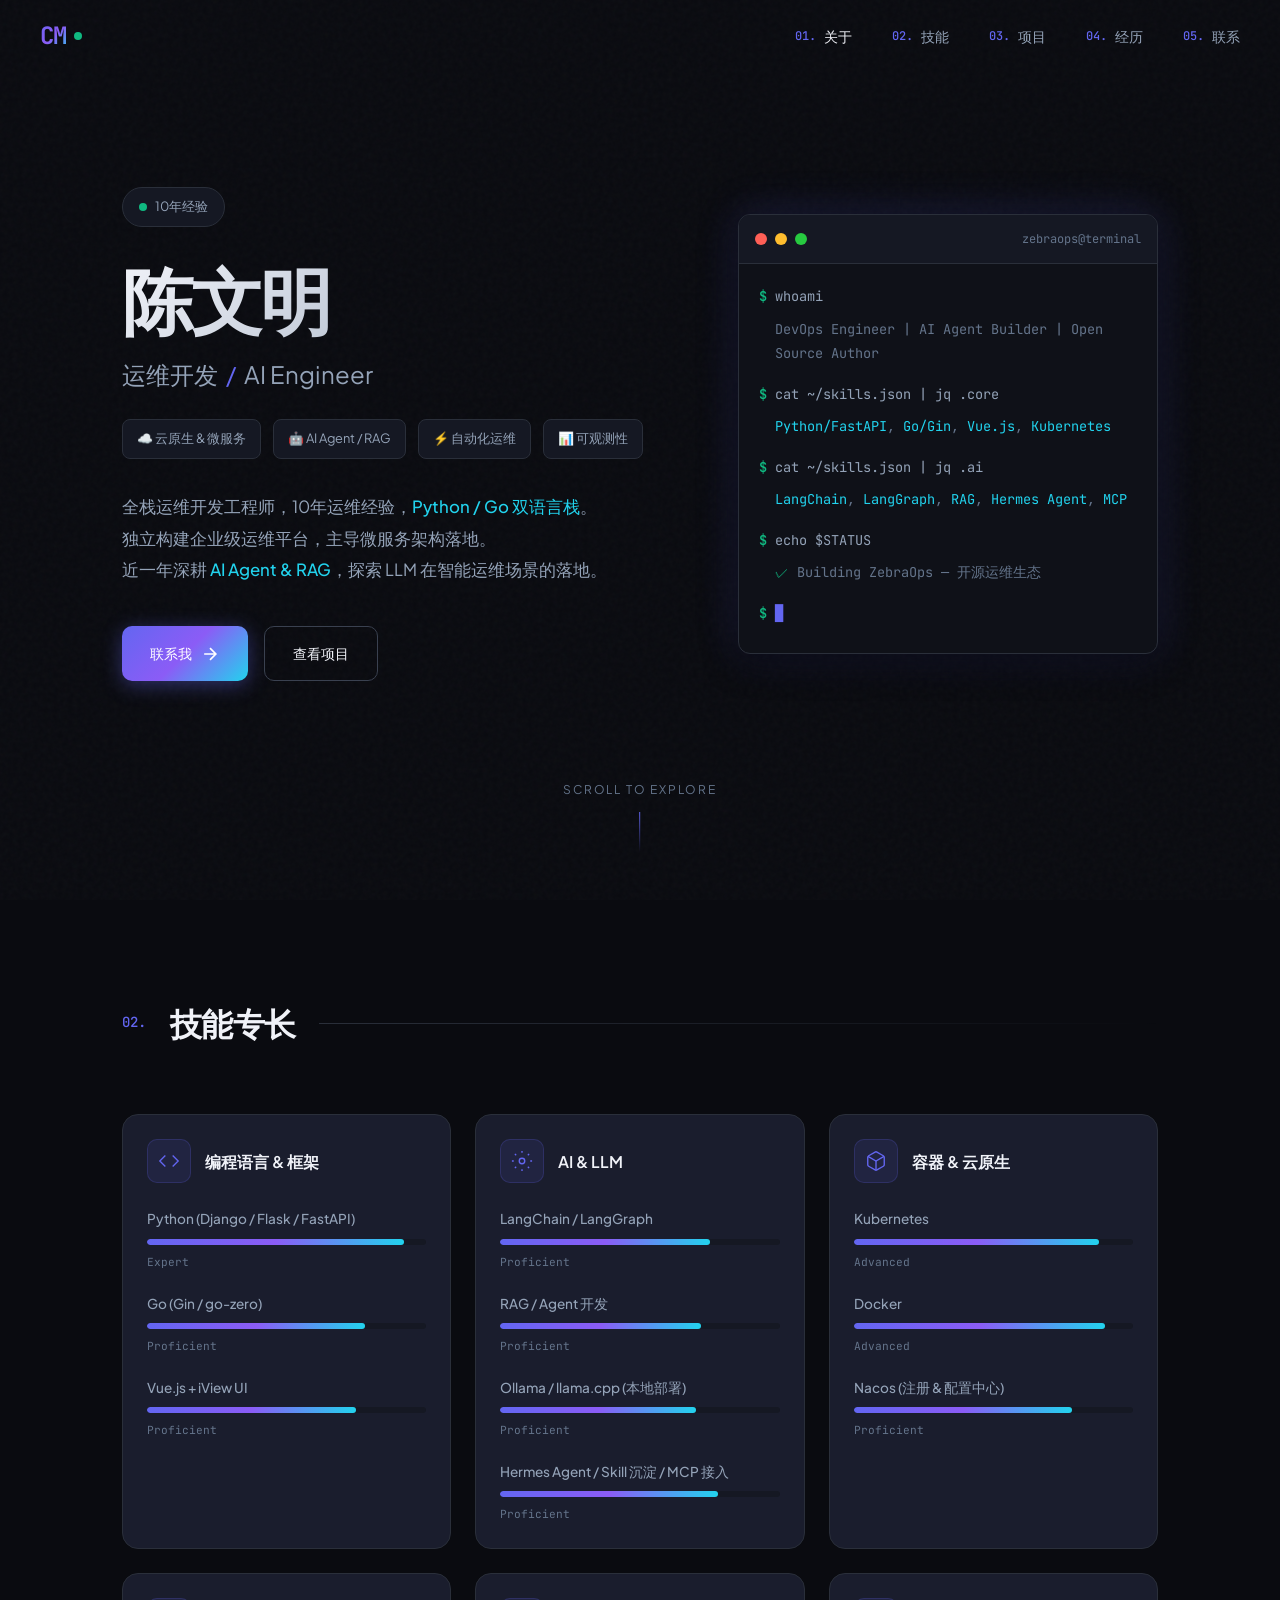
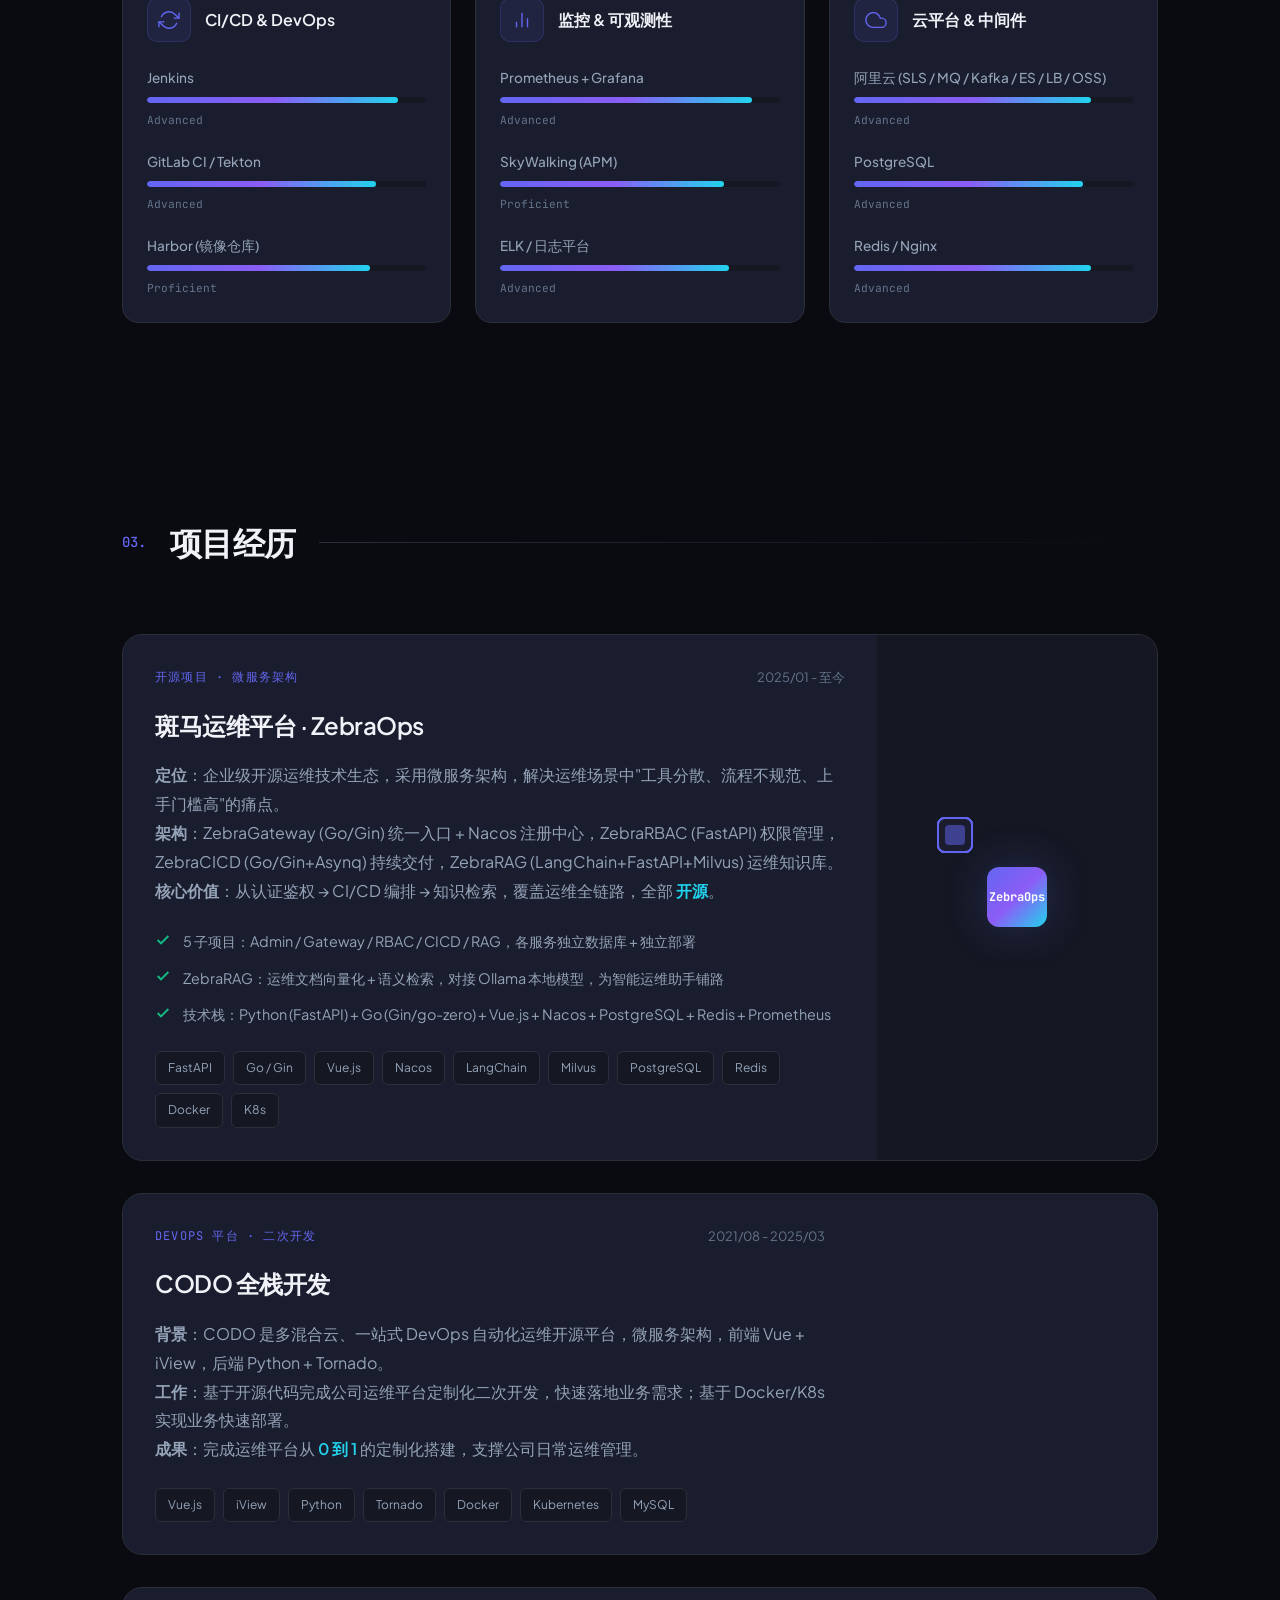
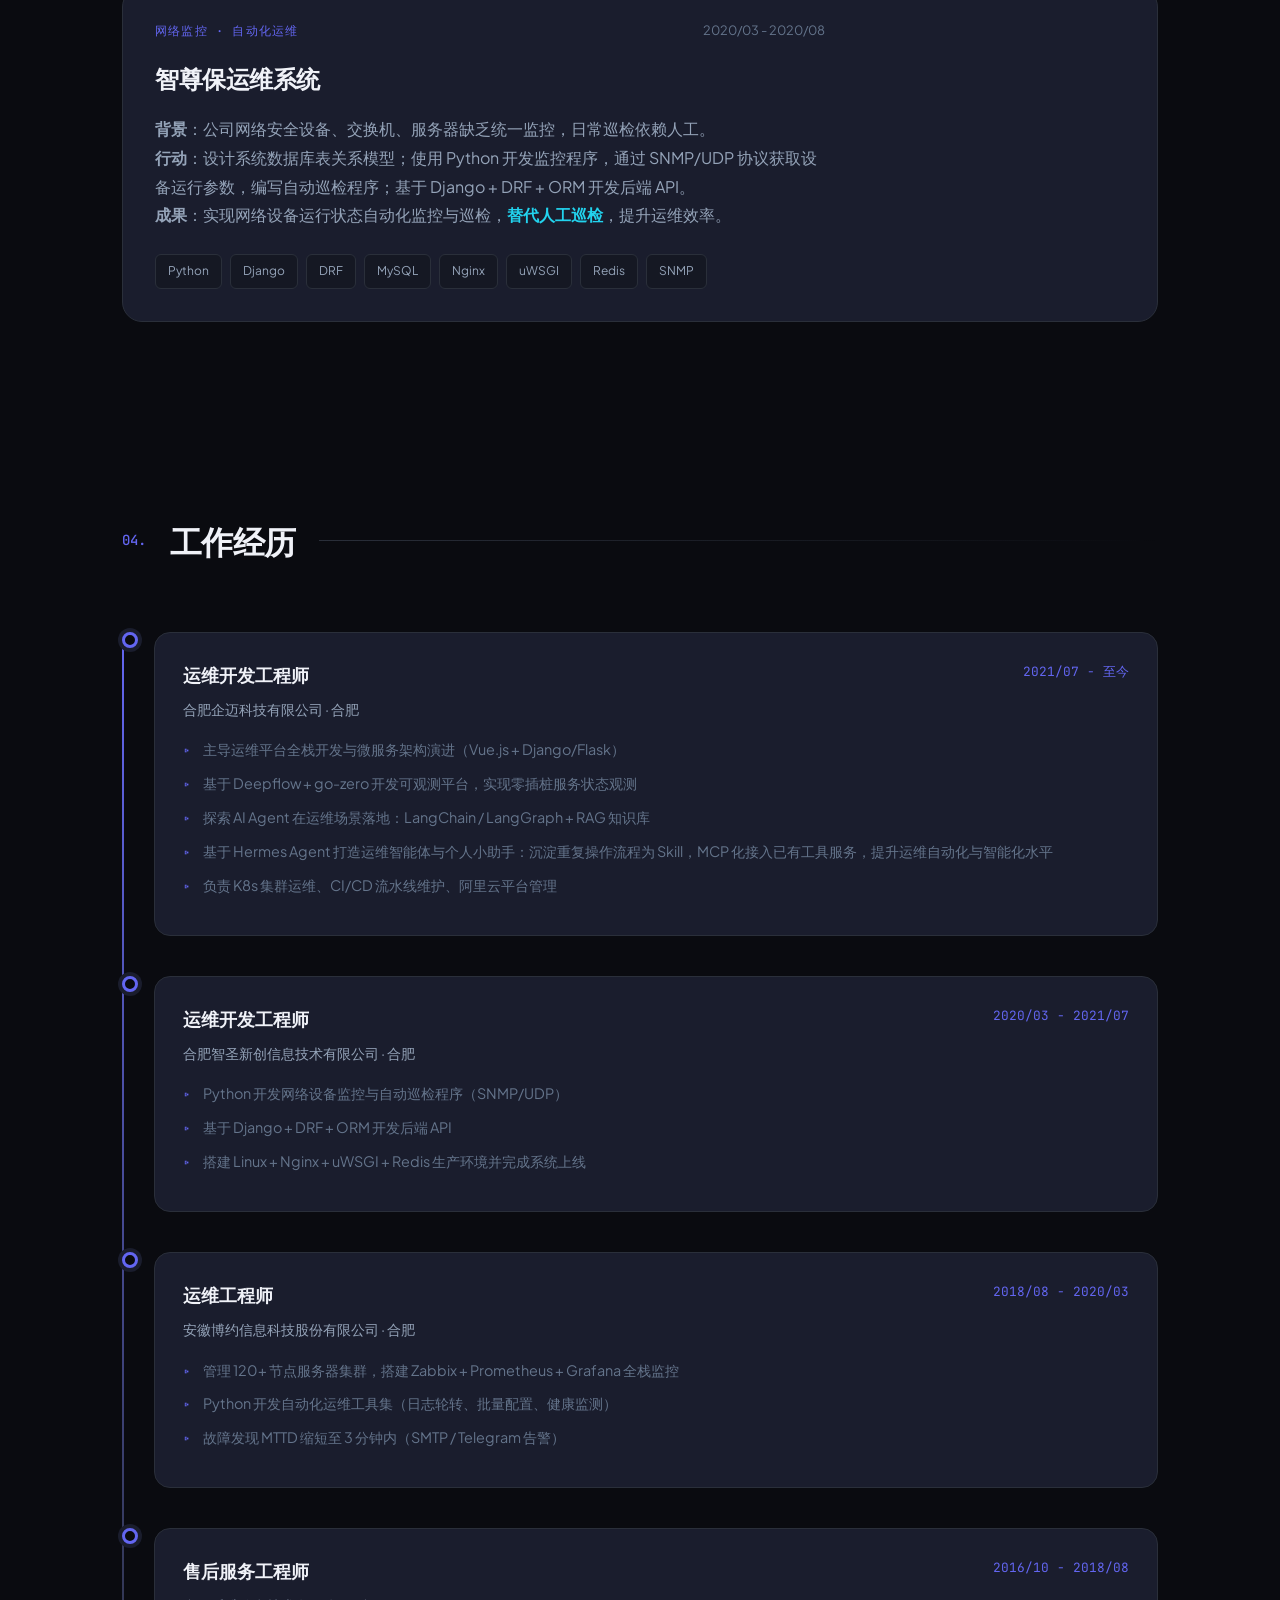
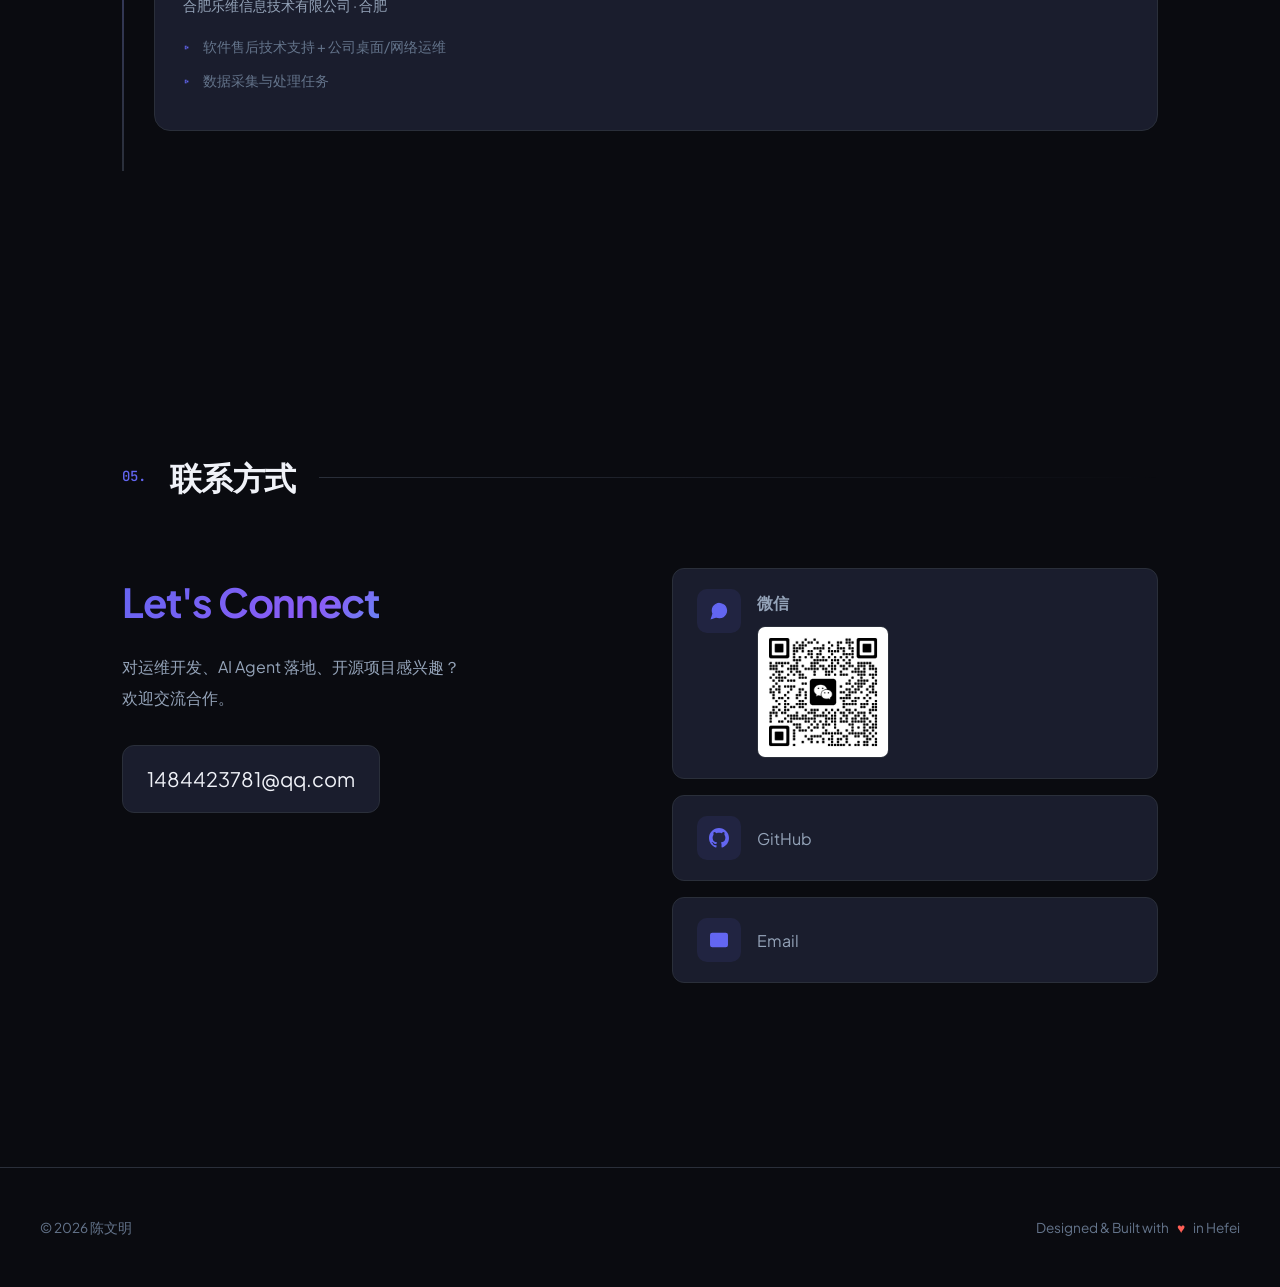
<file: index.html>
<!DOCTYPE html>
<html lang="zh-CN">
<head>
  <meta charset="UTF-8">
  <meta name="viewport" content="width=device-width, initial-scale=1.0">
  <title>陈文明 | 运维开发 / AI Engineer</title>
  <link rel="icon" type="image/jpeg" sizes="64x64" href="favicon.jpg">
  <link rel="preconnect" href="https://fonts.googleapis.com">
  <link rel="preconnect" href="https://fonts.gstatic.com" crossorigin>
  <link href="https://fonts.googleapis.com/css2?family=JetBrains+Mono:wght@400;500;600&family=Plus+Jakarta+Sans:wght@300;400;500;600;700&display=swap" rel="stylesheet">
  <link rel="stylesheet" href="styles.css">
</head>
<body>
  <!-- 动态背景 -->
  <div class="bg-canvas" id="bgCanvas"></div>
  <div class="noise-overlay"></div>

  <!-- 导航栏 -->
  <nav class="navbar" id="navbar">
    <div class="nav-content">
      <a href="#" class="nav-logo">
        <span class="logo-text">CM</span>
        <span class="logo-dot"></span>
      </a>
      <ul class="nav-links">
        <li><a href="#about"><span>01.</span>关于</a></li>
        <li><a href="#skills"><span>02.</span>技能</a></li>
        <li><a href="#projects"><span>03.</span>项目</a></li>
        <li><a href="#experience"><span>04.</span>经历</a></li>
        <li><a href="#contact"><span>05.</span>联系</a></li>
      </ul>
      <button class="nav-toggle" aria-label="菜单">
        <span></span>
        <span></span>
        <span></span>
      </button>
    </div>
  </nav>

  <main class="container">
    <!-- 关于 - Hero Section -->
    <section class="hero" id="about">
      <div class="hero-content">
        <div class="hero-badge">
          <span class="badge-dot"></span>
          <span>10年经验</span>
        </div>
        <h1 class="hero-name">
          <span class="name-line">陈文明</span>
        </h1>
        <div class="hero-title-wrapper">
          <h2 class="hero-title">运维开发 <span class="title-separator">/</span> AI Engineer</h2>
        </div>
        <div class="hero-tags">
          <span class="hero-tag">☁️ 云原生 & 微服务</span>
          <span class="hero-tag">🤖 AI Agent / RAG</span>
          <span class="hero-tag">⚡ 自动化运维</span>
          <span class="hero-tag">📊 可观测性</span>
        </div>
        <p class="hero-summary">
          全栈运维开发工程师，10年运维经验，<span class="highlight">Python / Go 双语言栈</span>。<br>
          独立构建企业级运维平台，主导微服务架构落地。<br>
          近一年深耕 <span class="highlight">AI Agent & RAG</span>，探索 LLM 在智能运维场景的落地。
        </p>
        <div class="hero-actions">
          <a href="#contact" class="btn btn-primary">
            <span>联系我</span>
            <svg width="20" height="20" viewBox="0 0 24 24" fill="none" stroke="currentColor" stroke-width="2">
              <path d="M5 12h14M12 5l7 7-7 7"/>
            </svg>
          </a>
          <a href="#projects" class="btn btn-secondary">查看项目</a>
        </div>

        <!-- 滚动提示 -->
        <div class="scroll-indicator">
          <span>Scroll to explore</span>
          <div class="scroll-line"></div>
        </div>
      </div>

      <!-- 右侧装饰 - 终端 -->
      <div class="hero-visual">
        <div class="terminal-window">
          <div class="terminal-header">
            <span class="terminal-dot red"></span>
            <span class="terminal-dot yellow"></span>
            <span class="terminal-dot green"></span>
            <span class="terminal-title">zebraops@terminal</span>
          </div>
          <div class="terminal-body">
            <div class="terminal-line">
              <span class="prompt">$</span>
              <span class="command">whoami</span>
            </div>
            <div class="terminal-output">
              DevOps Engineer | AI Agent Builder | Open Source Author
            </div>
            <div class="terminal-line">
              <span class="prompt">$</span>
              <span class="command">cat ~/skills.json | jq .core</span>
            </div>
            <div class="terminal-output">
              <span class="skill-term">Python/FastAPI</span>, <span class="skill-term">Go/Gin</span>, <span class="skill-term">Vue.js</span>, <span class="skill-term">Kubernetes</span>
            </div>
            <div class="terminal-line">
              <span class="prompt">$</span>
              <span class="command">cat ~/skills.json | jq .ai</span>
            </div>
            <div class="terminal-output">
              <span class="skill-term">LangChain</span>, <span class="skill-term">LangGraph</span>, <span class="skill-term">RAG</span>, <span class="skill-term">Hermes Agent</span>, <span class="skill-term">MCP</span>
            </div>
            <div class="terminal-line">
              <span class="prompt">$</span>
              <span class="command">echo $STATUS</span>
            </div>
            <div class="terminal-output">
              <span class="success">✓</span> Building ZebraOps — 开源运维生态
            </div>
            <div class="terminal-line">
              <span class="prompt">$</span>
              <span class="cursor">█</span>
            </div>
          </div>
        </div>
      </div>
    </section>

    <!-- 技能部分 -->
    <section class="skills" id="skills">
      <div class="section-header">
        <span class="section-number">02.</span>
        <h2 class="section-title">技能专长</h2>
        <div class="section-line"></div>
      </div>

      <div class="skills-grid">
        <!-- 编程语言 & 框架 -->
        <div class="skill-card" data-category="language">
          <div class="skill-card-header">
            <div class="skill-icon-box">
              <svg viewBox="0 0 24 24" fill="none" stroke="currentColor" stroke-width="1.5">
                <polyline points="16 18 22 12 16 6"/>
                <polyline points="8 6 2 12 8 18"/>
              </svg>
            </div>
            <h3 class="skill-card-title">编程语言 & 框架</h3>
          </div>
          <div class="skill-list">
            <div class="skill-bar-item">
              <span class="skill-bar-label">Python (Django / Flask / FastAPI)</span>
              <div class="skill-bar-track">
                <div class="skill-bar-fill" data-width="92%"></div>
              </div>
              <span class="skill-bar-value">Expert</span>
            </div>
            <div class="skill-bar-item">
              <span class="skill-bar-label">Go (Gin / go-zero)</span>
              <div class="skill-bar-track">
                <div class="skill-bar-fill" data-width="78%"></div>
              </div>
              <span class="skill-bar-value">Proficient</span>
            </div>
            <div class="skill-bar-item">
              <span class="skill-bar-label">Vue.js + iView UI</span>
              <div class="skill-bar-track">
                <div class="skill-bar-fill" data-width="75%"></div>
              </div>
              <span class="skill-bar-value">Proficient</span>
            </div>
          </div>
        </div>

        <!-- AI & LLM -->
        <div class="skill-card" data-category="ai">
          <div class="skill-card-header">
            <div class="skill-icon-box">
              <svg viewBox="0 0 24 24" fill="none" stroke="currentColor" stroke-width="1.5">
                <circle cx="12" cy="12" r="3"/>
                <path d="M12 1v2M12 21v2M4.22 4.22l1.42 1.42M18.36 18.36l1.42 1.42M1 12h2M21 12h2M4.22 19.78l1.42-1.42M18.36 5.64l1.42-1.42"/>
              </svg>
            </div>
            <h3 class="skill-card-title">AI & LLM</h3>
          </div>
          <div class="skill-list">
            <div class="skill-bar-item">
              <span class="skill-bar-label">LangChain / LangGraph</span>
              <div class="skill-bar-track">
                <div class="skill-bar-fill" data-width="75%"></div>
              </div>
              <span class="skill-bar-value">Proficient</span>
            </div>
            <div class="skill-bar-item">
              <span class="skill-bar-label">RAG / Agent 开发</span>
              <div class="skill-bar-track">
                <div class="skill-bar-fill" data-width="72%"></div>
              </div>
              <span class="skill-bar-value">Proficient</span>
            </div>
            <div class="skill-bar-item">
              <span class="skill-bar-label">Ollama / llama.cpp (本地部署)</span>
              <div class="skill-bar-track">
                <div class="skill-bar-fill" data-width="70%"></div>
              </div>
              <span class="skill-bar-value">Proficient</span>
            </div>
            <div class="skill-bar-item">
              <span class="skill-bar-label">Hermes Agent / Skill 沉淀 / MCP 接入</span>
              <div class="skill-bar-track">
                <div class="skill-bar-fill" data-width="78%"></div>
              </div>
              <span class="skill-bar-value">Proficient</span>
            </div>
          </div>
        </div>

        <!-- 容器 & 云原生 -->
        <div class="skill-card" data-category="containers">
          <div class="skill-card-header">
            <div class="skill-icon-box">
              <svg viewBox="0 0 24 24" fill="none" stroke="currentColor" stroke-width="1.5">
                <path d="M21 16V8a2 2 0 00-1-1.73l-7-4a2 2 0 00-2 0l-7 4A2 2 0 003 8v8a2 2 0 001 1.73l7 4a2 2 0 002 0l7-4A2 2 0 0021 16z"/>
                <polyline points="3.27 6.96 12 12.01 20.73 6.96"/>
                <line x1="12" y1="22.08" x2="12" y2="12"/>
              </svg>
            </div>
            <h3 class="skill-card-title">容器 & 云原生</h3>
          </div>
          <div class="skill-list">
            <div class="skill-bar-item">
              <span class="skill-bar-label">Kubernetes</span>
              <div class="skill-bar-track">
                <div class="skill-bar-fill" data-width="88%"></div>
              </div>
              <span class="skill-bar-value">Advanced</span>
            </div>
            <div class="skill-bar-item">
              <span class="skill-bar-label">Docker</span>
              <div class="skill-bar-track">
                <div class="skill-bar-fill" data-width="90%"></div>
              </div>
              <span class="skill-bar-value">Advanced</span>
            </div>
            <div class="skill-bar-item">
              <span class="skill-bar-label">Nacos (注册 & 配置中心)</span>
              <div class="skill-bar-track">
                <div class="skill-bar-fill" data-width="78%"></div>
              </div>
              <span class="skill-bar-value">Proficient</span>
            </div>
          </div>
        </div>

        <!-- CI/CD -->
        <div class="skill-card" data-category="cicd">
          <div class="skill-card-header">
            <div class="skill-icon-box">
              <svg viewBox="0 0 24 24" fill="none" stroke="currentColor" stroke-width="1.5">
                <polyline points="23 4 23 10 17 10"/>
                <polyline points="1 20 1 14 7 14"/>
                <path d="M3.51 9a9 9 0 0114.85-3.36L23 10M1 14l4.64 4.36A9 9 0 0020.49 15"/>
              </svg>
            </div>
            <h3 class="skill-card-title">CI/CD & DevOps</h3>
          </div>
          <div class="skill-list">
            <div class="skill-bar-item">
              <span class="skill-bar-label">Jenkins</span>
              <div class="skill-bar-track">
                <div class="skill-bar-fill" data-width="90%"></div>
              </div>
              <span class="skill-bar-value">Advanced</span>
            </div>
            <div class="skill-bar-item">
              <span class="skill-bar-label">GitLab CI / Tekton</span>
              <div class="skill-bar-track">
                <div class="skill-bar-fill" data-width="82%"></div>
              </div>
              <span class="skill-bar-value">Advanced</span>
            </div>
            <div class="skill-bar-item">
              <span class="skill-bar-label">Harbor (镜像仓库)</span>
              <div class="skill-bar-track">
                <div class="skill-bar-fill" data-width="80%"></div>
              </div>
              <span class="skill-bar-value">Proficient</span>
            </div>
          </div>
        </div>

        <!-- 监控 & 可观测 -->
        <div class="skill-card" data-category="observability">
          <div class="skill-card-header">
            <div class="skill-icon-box">
              <svg viewBox="0 0 24 24" fill="none" stroke="currentColor" stroke-width="1.5">
                <line x1="18" y1="20" x2="18" y2="10"/>
                <line x1="12" y1="20" x2="12" y2="4"/>
                <line x1="6" y1="20" x2="6" y2="14"/>
              </svg>
            </div>
            <h3 class="skill-card-title">监控 & 可观测性</h3>
          </div>
          <div class="skill-list">
            <div class="skill-bar-item">
              <span class="skill-bar-label">Prometheus + Grafana</span>
              <div class="skill-bar-track">
                <div class="skill-bar-fill" data-width="90%"></div>
              </div>
              <span class="skill-bar-value">Advanced</span>
            </div>
            <div class="skill-bar-item">
              <span class="skill-bar-label">SkyWalking (APM)</span>
              <div class="skill-bar-track">
                <div class="skill-bar-fill" data-width="80%"></div>
              </div>
              <span class="skill-bar-value">Proficient</span>
            </div>
            <div class="skill-bar-item">
              <span class="skill-bar-label">ELK / 日志平台</span>
              <div class="skill-bar-track">
                <div class="skill-bar-fill" data-width="82%"></div>
              </div>
              <span class="skill-bar-value">Advanced</span>
            </div>
          </div>
        </div>

        <!-- 云平台 -->
        <div class="skill-card" data-category="cloud">
          <div class="skill-card-header">
            <div class="skill-icon-box">
              <svg viewBox="0 0 24 24" fill="none" stroke="currentColor" stroke-width="1.5">
                <path d="M18 10h-1.26A8 8 0 109 20h9a5 5 0 000-10z"/>
              </svg>
            </div>
            <h3 class="skill-card-title">云平台 & 中间件</h3>
          </div>
          <div class="skill-list">
            <div class="skill-bar-item">
              <span class="skill-bar-label">阿里云 (SLS / MQ / Kafka / ES / LB / OSS)</span>
              <div class="skill-bar-track">
                <div class="skill-bar-fill" data-width="85%"></div>
              </div>
              <span class="skill-bar-value">Advanced</span>
            </div>
            <div class="skill-bar-item">
              <span class="skill-bar-label">PostgreSQL</span>
              <div class="skill-bar-track">
                <div class="skill-bar-fill" data-width="82%"></div>
              </div>
              <span class="skill-bar-value">Advanced</span>
            </div>
            <div class="skill-bar-item">
              <span class="skill-bar-label">Redis / Nginx</span>
              <div class="skill-bar-track">
                <div class="skill-bar-fill" data-width="85%"></div>
              </div>
              <span class="skill-bar-value">Advanced</span>
            </div>
          </div>
        </div>
      </div>
    </section>

    <!-- 项目经历 -->
    <section class="projects" id="projects">
      <div class="section-header">
        <span class="section-number">03.</span>
        <h2 class="section-title">项目经历</h2>
        <div class="section-line"></div>
      </div>

      <div class="project-list">
        <!-- 项目 1: ZebraOps -->
        <article class="project-card featured">
          <div class="project-content">
            <div class="project-meta">
              <span class="project-category">开源项目 · 微服务架构</span>
              <span class="project-period">2025/01 - 至今</span>
            </div>
            <h3 class="project-title">斑马运维平台 · ZebraOps</h3>
            <p class="project-desc">
              <strong>定位</strong>：企业级开源运维技术生态，采用微服务架构，解决运维场景中"工具分散、流程不规范、上手门槛高"的痛点。<br>
              <strong>架构</strong>：ZebraGateway (Go/Gin) 统一入口 + Nacos 注册中心，ZebraRBAC (FastAPI) 权限管理，ZebraCICD (Go/Gin+Asynq) 持续交付，ZebraRAG (LangChain+FastAPI+Milvus) 运维知识库。<br>
              <strong>核心价值</strong>：从认证鉴权 → CI/CD 编排 → 知识检索，覆盖运维全链路，全部 <span class="metric">开源</span>。
            </p>
            <div class="project-highlights">
              <div class="highlight-item">
                <svg width="16" height="16" viewBox="0 0 24 24" fill="none" stroke="currentColor" stroke-width="3">
                  <polyline points="20 6 9 17 4 12"/>
                </svg>
                <span>5 子项目：Admin / Gateway / RBAC / CICD / RAG，各服务独立数据库 + 独立部署</span>
              </div>
              <div class="highlight-item">
                <svg width="16" height="16" viewBox="0 0 24 24" fill="none" stroke="currentColor" stroke-width="3">
                  <polyline points="20 6 9 17 4 12"/>
                </svg>
                <span>ZebraRAG：运维文档向量化 + 语义检索，对接 Ollama 本地模型，为智能运维助手铺路</span>
              </div>
              <div class="highlight-item">
                <svg width="16" height="16" viewBox="0 0 24 24" fill="none" stroke="currentColor" stroke-width="3">
                  <polyline points="20 6 9 17 4 12"/>
                </svg>
                <span>技术栈：Python (FastAPI) + Go (Gin/go-zero) + Vue.js + Nacos + PostgreSQL + Redis + Prometheus</span>
              </div>
            </div>
            <div class="project-tech">
              <span>FastAPI</span>
              <span>Go / Gin</span>
              <span>Vue.js</span>
              <span>Nacos</span>
              <span>LangChain</span>
              <span>Milvus</span>
              <span>PostgreSQL</span>
              <span>Redis</span>
              <span>Docker</span>
              <span>K8s</span>
            </div>
          </div>
          <div class="project-visual">
            <div class="project-image">
              <div class="k8s-visual">
                <div class="k8s-center">ZebraOps</div>
                <div class="k8s-pod pod-1"></div>
                <div class="k8s-pod pod-2"></div>
                <div class="k8s-pod pod-3"></div>
                <div class="k8s-pod pod-4"></div>
              </div>
            </div>
          </div>
        </article>

        <!-- 项目 2: CODO -->
        <article class="project-card">
          <div class="project-content">
            <div class="project-meta">
              <span class="project-category">DevOps 平台 · 二次开发</span>
              <span class="project-period">2021/08 - 2025/03</span>
            </div>
            <h3 class="project-title">CODO 全栈开发</h3>
            <p class="project-desc">
              <strong>背景</strong>：CODO 是多混合云、一站式 DevOps 自动化运维开源平台，微服务架构，前端 Vue + iView，后端 Python + Tornado。<br>
              <strong>工作</strong>：基于开源代码完成公司运维平台定制化二次开发，快速落地业务需求；基于 Docker/K8s 实现业务快速部署。<br>
              <strong>成果</strong>：完成运维平台从 <span class="metric">0 到 1</span> 的定制化搭建，支撑公司日常运维管理。
            </p>
            <div class="project-tech">
              <span>Vue.js</span>
              <span>iView</span>
              <span>Python</span>
              <span>Tornado</span>
              <span>Docker</span>
              <span>Kubernetes</span>
              <span>MySQL</span>
            </div>
          </div>
        </article>

        <!-- 项目 3: 智尊保 -->
        <article class="project-card">
          <div class="project-content">
            <div class="project-meta">
              <span class="project-category">网络监控 · 自动化运维</span>
              <span class="project-period">2020/03 - 2020/08</span>
            </div>
            <h3 class="project-title">智尊保运维系统</h3>
            <p class="project-desc">
              <strong>背景</strong>：公司网络安全设备、交换机、服务器缺乏统一监控，日常巡检依赖人工。<br>
              <strong>行动</strong>：设计系统数据库表关系模型；使用 Python 开发监控程序，通过 SNMP/UDP 协议获取设备运行参数，编写自动巡检程序；基于 Django + DRF + ORM 开发后端 API。<br>
              <strong>成果</strong>：实现网络设备运行状态自动化监控与巡检，<span class="metric">替代人工巡检</span>，提升运维效率。
            </p>
            <div class="project-tech">
              <span>Python</span>
              <span>Django</span>
              <span>DRF</span>
              <span>MySQL</span>
              <span>Nginx</span>
              <span>uWSGI</span>
              <span>Redis</span>
              <span>SNMP</span>
            </div>
          </div>
        </article>
      </div>
    </section>

    <!-- 工作经历 -->
    <section class="experience" id="experience">
      <div class="section-header">
        <span class="section-number">04.</span>
        <h2 class="section-title">工作经历</h2>
        <div class="section-line"></div>
      </div>

      <div class="timeline">
        <div class="timeline-item">
          <div class="timeline-content">
            <div class="timeline-header">
              <div>
                <h3 class="timeline-title">运维开发工程师</h3>
                <p class="timeline-company">合肥企迈科技有限公司 · 合肥</p>
              </div>
              <span class="timeline-period">2021/07 - 至今</span>
            </div>
            <ul class="timeline-desc">
              <li>主导运维平台全栈开发与微服务架构演进（Vue.js + Django/Flask）</li>
              <li>基于 Deepflow + go-zero 开发可观测平台，实现零插桩服务状态观测</li>
              <li>探索 AI Agent 在运维场景落地：LangChain / LangGraph + RAG 知识库</li>
              <li>基于 Hermes Agent 打造运维智能体与个人小助手：沉淀重复操作流程为 Skill，MCP 化接入已有工具服务，提升运维自动化与智能化水平</li>
              <li>负责 K8s 集群运维、CI/CD 流水线维护、阿里云平台管理</li>
            </ul>
          </div>
        </div>
        <div class="timeline-item">
          <div class="timeline-content">
            <div class="timeline-header">
              <div>
                <h3 class="timeline-title">运维开发工程师</h3>
                <p class="timeline-company">合肥智圣新创信息技术有限公司 · 合肥</p>
              </div>
              <span class="timeline-period">2020/03 - 2021/07</span>
            </div>
            <ul class="timeline-desc">
              <li>Python 开发网络设备监控与自动巡检程序（SNMP/UDP）</li>
              <li>基于 Django + DRF + ORM 开发后端 API</li>
              <li>搭建 Linux + Nginx + uWSGI + Redis 生产环境并完成系统上线</li>
            </ul>
          </div>
        </div>
        <div class="timeline-item">
          <div class="timeline-content">
            <div class="timeline-header">
              <div>
                <h3 class="timeline-title">运维工程师</h3>
                <p class="timeline-company">安徽博约信息科技股份有限公司 · 合肥</p>
              </div>
              <span class="timeline-period">2018/08 - 2020/03</span>
            </div>
            <ul class="timeline-desc">
              <li>管理 120+ 节点服务器集群，搭建 Zabbix + Prometheus + Grafana 全栈监控</li>
              <li>Python 开发自动化运维工具集（日志轮转、批量配置、健康监测）</li>
              <li>故障发现 MTTD 缩短至 3 分钟内（SMTP / Telegram 告警）</li>
            </ul>
          </div>
        </div>
        <div class="timeline-item">
          <div class="timeline-content">
            <div class="timeline-header">
              <div>
                <h3 class="timeline-title">售后服务工程师</h3>
                <p class="timeline-company">合肥乐维信息技术有限公司 · 合肥</p>
              </div>
              <span class="timeline-period">2016/10 - 2018/08</span>
            </div>
            <ul class="timeline-desc">
              <li>软件售后技术支持 + 公司桌面/网络运维</li>
              <li>数据采集与处理任务</li>
            </ul>
          </div>
        </div>
      </div>
    </section>

    <!-- 联系方式 -->
    <section class="contact" id="contact">
      <div class="section-header">
        <span class="section-number">05.</span>
        <h2 class="section-title">联系方式</h2>
        <div class="section-line"></div>
      </div>

      <div class="contact-content">
        <div class="contact-main">
          <h3 class="contact-title">Let's Connect</h3>
          <p class="contact-desc">
            对运维开发、AI Agent 落地、开源项目感兴趣？<br>
            欢迎交流合作。
          </p>
          <a href="mailto:1484423781@qq.com" class="contact-email">
            1484423781@qq.com
          </a>
        </div>

        <div class="contact-links">
          <div class="contact-link-card contact-wechat">
            <div class="contact-icon">
              <svg viewBox="0 0 24 24" fill="none" stroke="currentColor" stroke-width="1.5">
                <path d="M21 11.5a8.38 8.38 0 01-.9 3.8 8.5 8.5 0 01-7.6 4.7 8.38 8.38 0 01-3.8-.9L3 21l1.9-5.7a8.38 8.38 0 01-.9-3.8 8.5 8.5 0 014.7-7.6 8.38 8.38 0 013.8-.9h.5a8.48 8.48 0 018 8v.5z"/>
              </svg>
            </div>
            <div class="wechat-info">
              <span class="wechat-label">微信</span>
              <img src="wechat.png" alt="微信二维码" class="wechat-qr">
            </div>
          </div>
          <a href="https://github.com/ZebraOps" target="_blank" class="contact-link-card">
            <div class="contact-icon">
              <svg viewBox="0 0 24 24" fill="currentColor">
                <path d="M12 0c-6.626 0-12 5.373-12 12 0 5.302 3.438 9.8 8.207 11.387.599.111.793-.261.793-.577v-2.234c-3.338.726-4.033-1.416-4.033-1.416-.546-1.387-1.333-1.756-1.333-1.756-1.089-.745.083-.729.083-.729 1.205.084 1.839 1.237 1.839 1.237 1.07 1.834 2.807 1.304 3.492.997.107-.775.418-1.305.762-1.604-2.665-.305-5.467-1.334-5.467-5.931 0-1.311.469-2.381 1.236-3.221-.124-.303-.535-1.524.117-3.176 0 0 1.008-.322 3.301 1.23.957-.266 1.983-.399 3.003-.404 1.02.005 2.047.138 3.006.404 2.291-1.552 3.297-1.23 3.297-1.23.653 1.653.242 2.874.118 3.176.77.84 1.235 1.911 1.235 3.221 0 4.609-2.807 5.624-5.479 5.921.43.372.823 1.102.823 2.222v3.293c0 .319.192.694.801.576 4.765-1.589 8.199-6.086 8.199-11.386 0-6.627-5.373-12-12-12z"/>
              </svg>
            </div>
            <span>GitHub</span>
          </a>
          <a href="mailto:1484423781@qq.com" class="contact-link-card">
            <div class="contact-icon">
              <svg viewBox="0 0 24 24" fill="none" stroke="currentColor" stroke-width="1.5">
                <path d="M4 4h16c1.1 0 2 .9 2 2v12c0 1.1-.9 2-2 2H4c-1.1 0-2-.9-2-2V6c0-1.1.9-2 2-2z"/>
                <polyline points="22,6 12,13 2,6"/>
              </svg>
            </div>
            <span>Email</span>
          </a>
        </div>
      </div>
    </section>
  </main>

  <footer class="footer">
    <div class="footer-content">
      <p>&copy; 2026 陈文明</p>
      <div class="footer-design">
        <span>Designed & Built with</span>
        <span class="heart">♥</span>
        <span>in Hefei</span>
      </div>
    </div>
  </footer>

  <script src="script.js"></script>
</body>
</html>
</file>
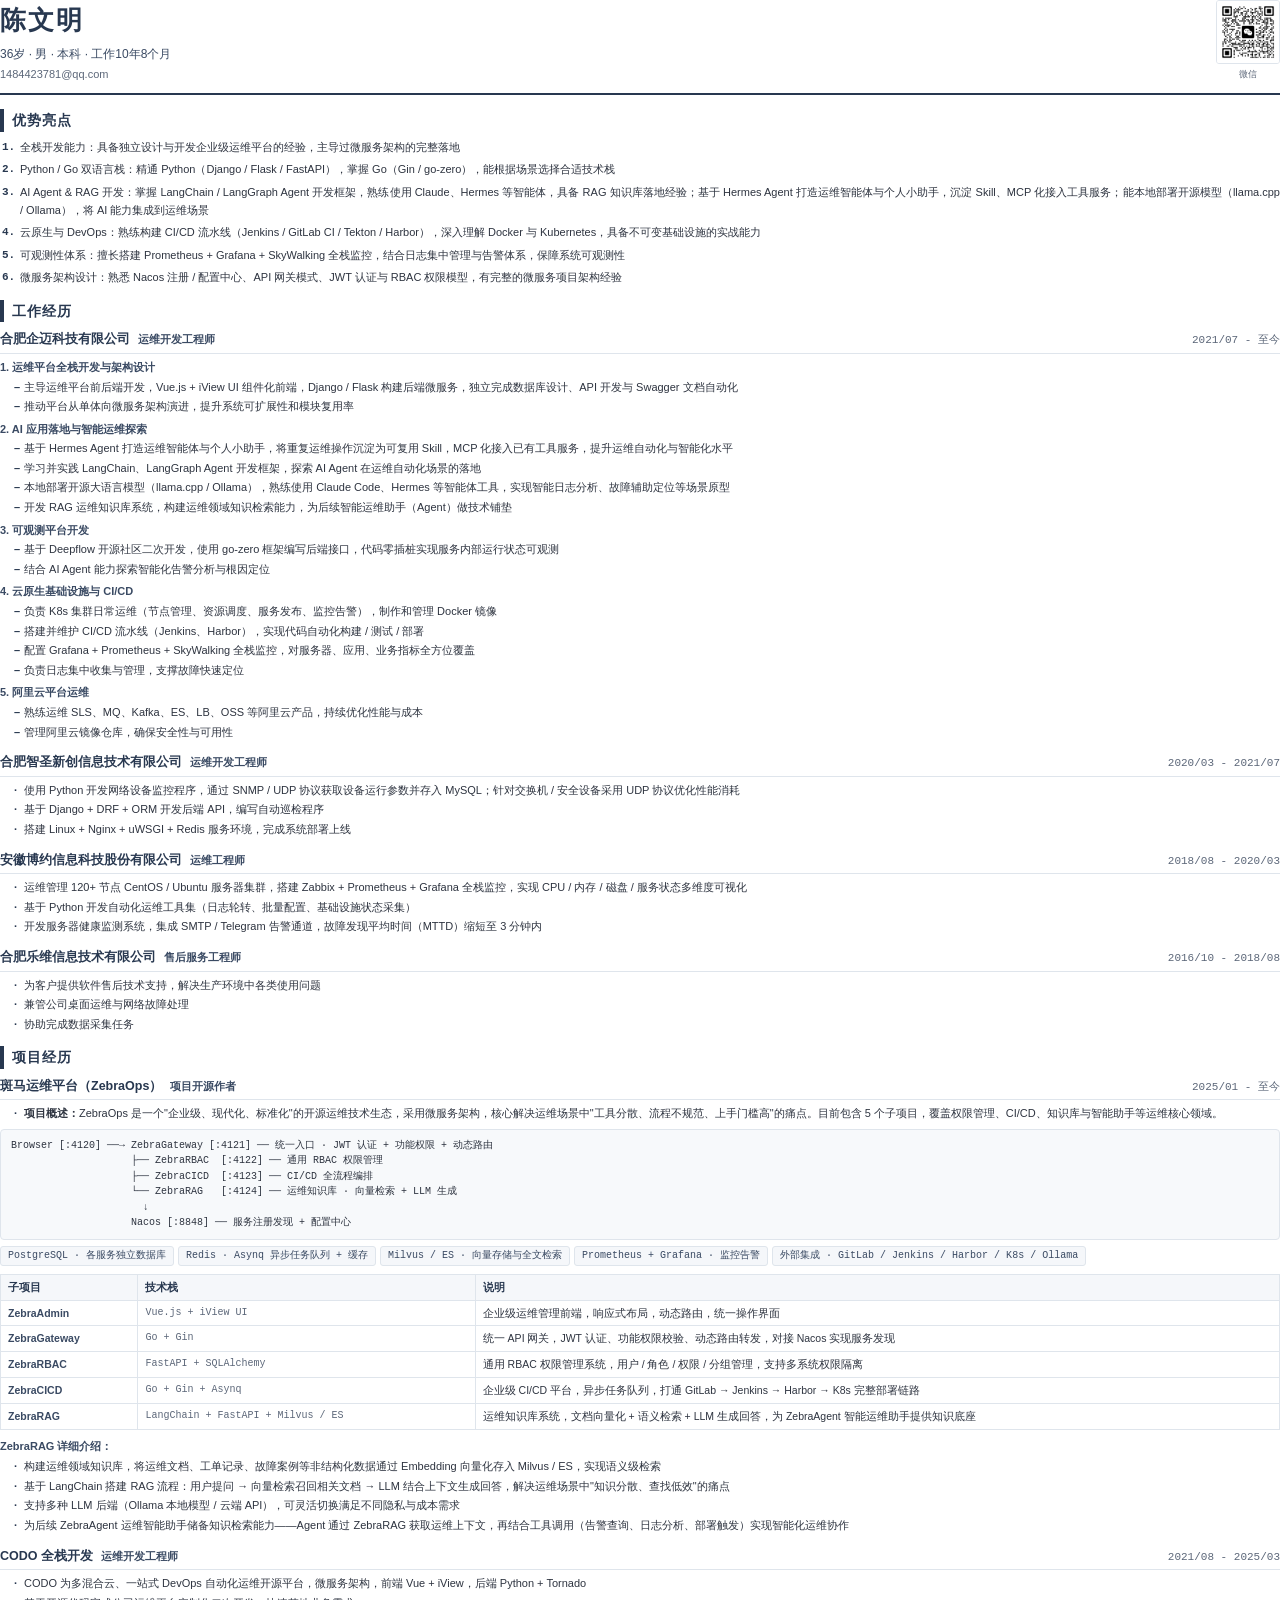
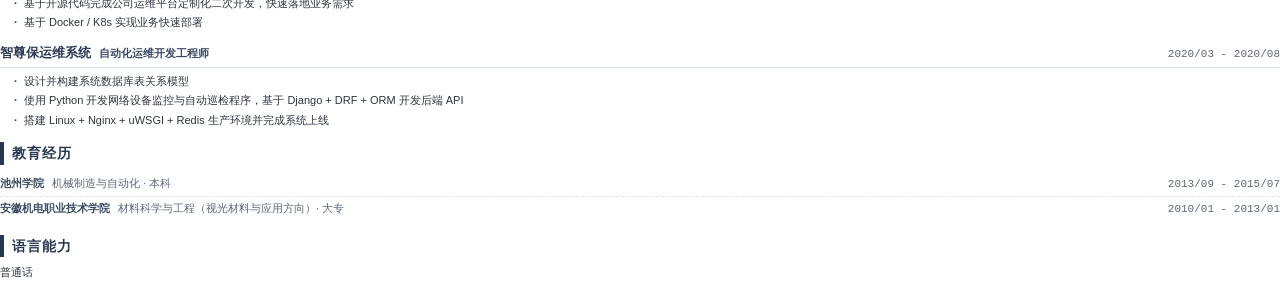
<file: resume-print.html>
<!DOCTYPE html>
<html lang="zh-CN">
<head>
<meta charset="UTF-8">
<meta name="viewport" content="width=device-width, initial-scale=1.0">
<title>陈文明的简历</title>
<style>
  :root {
    --ink: #283850;          /* 主色：深灰蓝 */
    --ink-2: #3a4a63;
    --text: #2e3440;
    --muted: #5c6779;
    --line: #dfe5ec;
    --bg-soft: #f5f7fa;
    --bg-code: #f7f9fb;
  }

  @page {
    size: A4;
    margin: 13mm 12mm 14mm 12mm;
  }

  * { margin: 0; padding: 0; box-sizing: border-box; }

  html {
    -webkit-print-color-adjust: exact;
    print-color-adjust: exact;
  }

  body {
    font-family: "PingFang SC", "Hiragino Sans GB", "Microsoft YaHei", "Noto Sans CJK SC", "Source Han Sans SC", sans-serif;
    font-size: 11px;
    line-height: 1.6;
    color: var(--text);
    background: #fff;
  }

  /* ===== 页头 ===== */
  .header {
    display: flex;
    justify-content: space-between;
    align-items: flex-start;
    border-bottom: 2px solid var(--ink);
    padding-bottom: 10px;
    margin-bottom: 14px;
  }
  .header-qr {
    text-align: center;
    flex-shrink: 0;
    margin-left: 16px;
  }
  .header-qr img {
    width: 64px;
    height: auto;
    border: 1px solid var(--line);
    border-radius: 3px;
    display: block;
  }
  .header-qr-label {
    font-size: 9px;
    color: var(--muted);
    margin-top: 3px;
  }
  .header .name {
    font-size: 26px;
    font-weight: 700;
    color: var(--ink);
    letter-spacing: 2px;
  }
  .header .tagline {
    font-size: 12px;
    color: var(--ink-2);
    margin-top: 3px;
  }
  .header .contact {
    font-size: 11px;
    color: var(--muted);
    margin-top: 2px;
  }

  /* ===== 章节 ===== */
  .section { margin-bottom: 13px; }
  .section-title {
    font-size: 14px;
    font-weight: 700;
    color: var(--ink);
    letter-spacing: 1px;
    border-left: 4px solid var(--ink);
    padding-left: 8px;
    margin-bottom: 7px;
  }

  /* ===== 优势亮点 ===== */
  .highlights { padding-left: 2px; }
  .highlight-item {
    margin-bottom: 5px;
    padding-left: 18px;
    position: relative;
    text-align: justify;
  }
  .highlight-item .idx {
    position: absolute;
    left: 0;
    font-weight: 700;
    color: var(--ink);
    font-family: "JetBrains Mono", "SF Mono", Consolas, monospace;
  }

  /* ===== 工作经历 ===== */
  .job { margin-bottom: 11px; }
  .job-head {
    display: flex;
    justify-content: space-between;
    align-items: baseline;
    border-bottom: 1px solid var(--line);
    padding-bottom: 3px;
    margin-bottom: 5px;
  }
  .job-head .company {
    font-size: 12.5px;
    font-weight: 700;
    color: var(--ink);
  }
  .job-head .role {
    font-size: 11px;
    color: var(--ink-2);
    margin-left: 8px;
    font-weight: 600;
  }
  .job-head .period {
    font-size: 11px;
    color: var(--muted);
    white-space: nowrap;
    font-family: "JetBrains Mono", "SF Mono", Consolas, monospace;
  }
  .job-block { margin-bottom: 5px; }
  .job-block-title {
    font-weight: 700;
    color: var(--ink-2);
    font-size: 11px;
    margin-bottom: 2px;
  }
  .job ul { list-style: none; padding-left: 14px; }
  .job li {
    position: relative;
    padding-left: 10px;
    margin-bottom: 2px;
    text-align: justify;
  }
  .job li::before {
    content: "·";
    position: absolute;
    left: 0;
    color: var(--ink);
    font-weight: 700;
  }
  .job-block > ul > li::before { content: "–"; }

  /* ===== 项目经历 ===== */
  .project { margin-bottom: 11px; }
  .project-head {
    display: flex;
    justify-content: space-between;
    align-items: baseline;
    border-bottom: 1px solid var(--line);
    padding-bottom: 3px;
    margin-bottom: 5px;
  }
  .project-head .name { font-size: 12.5px; font-weight: 700; color: var(--ink); }
  .project-head .role { font-size: 11px; color: var(--ink-2); margin-left: 8px; font-weight: 600; }
  .project-head .period { font-size: 11px; color: var(--muted); white-space: nowrap; font-family: "JetBrains Mono", "SF Mono", Consolas, monospace; }
  .project ul { list-style: none; padding-left: 14px; }
  .project li { position: relative; padding-left: 10px; margin-bottom: 2px; text-align: justify; }
  .project li::before { content: "·"; position: absolute; left: 0; color: var(--ink); font-weight: 700; }

  .arch {
    font-family: "JetBrains Mono", "SF Mono", Consolas, "Noto Sans Mono CJK SC", monospace;
    font-size: 10px;
    line-height: 1.55;
    background: var(--bg-code);
    border: 1px solid var(--line);
    border-radius: 4px;
    padding: 8px 10px;
    margin: 6px 0;
    color: var(--text);
    white-space: pre;
    overflow: hidden;
  }

  .techline {
    display: flex;
    flex-wrap: wrap;
    gap: 4px;
    margin: 5px 0 8px 0;
  }
  .techline .tag {
    background: var(--bg-soft);
    border: 1px solid var(--line);
    color: var(--ink-2);
    font-size: 10px;
    padding: 1px 7px;
    border-radius: 3px;
    font-family: "JetBrains Mono", "SF Mono", Consolas, monospace;
  }

  table { width: 100%; border-collapse: collapse; margin: 5px 0 8px 0; }
  th, td {
    border: 1px solid var(--line);
    padding: 4px 7px;
    text-align: left;
    vertical-align: top;
    font-size: 10.5px;
  }
  th { background: var(--bg-soft); color: var(--ink); font-weight: 700; }
  td.proj { font-weight: 700; color: var(--ink-2); white-space: nowrap; }
  td.tech { font-family: "JetBrains Mono", "SF Mono", Consolas, monospace; font-size: 10px; color: var(--muted); }

  .rag-detail { margin-top: 4px; }
  .rag-detail .rag-title { font-weight: 700; color: var(--ink-2); margin-bottom: 3px; }

  /* ===== 教育 / 语言 ===== */
  .edu-row {
    display: flex;
    justify-content: space-between;
    align-items: baseline;
    padding: 3px 0;
    border-bottom: 1px dashed var(--line);
  }
  .edu-row:last-child { border-bottom: none; }
  .edu-row .school { font-weight: 600; color: var(--ink-2); }
  .edu-row .major { color: var(--muted); margin-left: 8px; }
  .edu-row .period { color: var(--muted); white-space: nowrap; font-family: "JetBrains Mono", "SF Mono", Consolas, monospace; }

  .lang { color: var(--text); }
</style>
</head>
<body>

  <!-- ============ 页头 ============ -->
  <header class="header">
    <div class="header-left">
      <div class="name">陈文明</div>
      <div class="tagline">36岁 · 男 · 本科 · 工作10年8个月</div>
      <div class="contact">1484423781@qq.com</div>
    </div>
    <div class="header-qr">
      <img src="wechat.png" alt="微信二维码">
      <div class="header-qr-label">微信</div>
    </div>
  </header>

  <!-- ============ 优势亮点 ============ -->
  <section class="section">
    <div class="section-title">优势亮点</div>
    <div class="highlights">
      <div class="highlight-item"><span class="idx">1.</span>全栈开发能力：具备独立设计与开发企业级运维平台的经验，主导过微服务架构的完整落地</div>
      <div class="highlight-item"><span class="idx">2.</span>Python / Go 双语言栈：精通 Python（Django / Flask / FastAPI），掌握 Go（Gin / go-zero），能根据场景选择合适技术栈</div>
      <div class="highlight-item"><span class="idx">3.</span>AI Agent &amp; RAG 开发：掌握 LangChain / LangGraph Agent 开发框架，熟练使用 Claude、Hermes 等智能体，具备 RAG 知识库落地经验；基于 Hermes Agent 打造运维智能体与个人小助手，沉淀 Skill、MCP 化接入工具服务；能本地部署开源模型（llama.cpp / Ollama），将 AI 能力集成到运维场景</div>
      <div class="highlight-item"><span class="idx">4.</span>云原生与 DevOps：熟练构建 CI/CD 流水线（Jenkins / GitLab CI / Tekton / Harbor），深入理解 Docker 与 Kubernetes，具备不可变基础设施的实战能力</div>
      <div class="highlight-item"><span class="idx">5.</span>可观测性体系：擅长搭建 Prometheus + Grafana + SkyWalking 全栈监控，结合日志集中管理与告警体系，保障系统可观测性</div>
      <div class="highlight-item"><span class="idx">6.</span>微服务架构设计：熟悉 Nacos 注册 / 配置中心、API 网关模式、JWT 认证与 RBAC 权限模型，有完整的微服务项目架构经验</div>
    </div>
  </section>

  <!-- ============ 工作经历 ============ -->
  <section class="section">
    <div class="section-title">工作经历</div>

    <div class="job">
      <div class="job-head">
        <span><span class="company">合肥企迈科技有限公司</span><span class="role">运维开发工程师</span></span>
        <span class="period">2021/07 - 至今</span>
      </div>
      <div class="job-block">
        <div class="job-block-title">1. 运维平台全栈开发与架构设计</div>
        <ul>
          <li>主导运维平台前后端开发，Vue.js + iView UI 组件化前端，Django / Flask 构建后端微服务，独立完成数据库设计、API 开发与 Swagger 文档自动化</li>
          <li>推动平台从单体向微服务架构演进，提升系统可扩展性和模块复用率</li>
        </ul>
      </div>
      <div class="job-block">
        <div class="job-block-title">2. AI 应用落地与智能运维探索</div>
        <ul>
          <li>基于 Hermes Agent 打造运维智能体与个人小助手，将重复运维操作沉淀为可复用 Skill，MCP 化接入已有工具服务，提升运维自动化与智能化水平</li>
          <li>学习并实践 LangChain、LangGraph Agent 开发框架，探索 AI Agent 在运维自动化场景的落地</li>
          <li>本地部署开源大语言模型（llama.cpp / Ollama），熟练使用 Claude Code、Hermes 等智能体工具，实现智能日志分析、故障辅助定位等场景原型</li>
          <li>开发 RAG 运维知识库系统，构建运维领域知识检索能力，为后续智能运维助手（Agent）做技术铺垫</li>
        </ul>
      </div>
      <div class="job-block">
        <div class="job-block-title">3. 可观测平台开发</div>
        <ul>
          <li>基于 Deepflow 开源社区二次开发，使用 go-zero 框架编写后端接口，代码零插桩实现服务内部运行状态可观测</li>
          <li>结合 AI Agent 能力探索智能化告警分析与根因定位</li>
        </ul>
      </div>
      <div class="job-block">
        <div class="job-block-title">4. 云原生基础设施与 CI/CD</div>
        <ul>
          <li>负责 K8s 集群日常运维（节点管理、资源调度、服务发布、监控告警），制作和管理 Docker 镜像</li>
          <li>搭建并维护 CI/CD 流水线（Jenkins、Harbor），实现代码自动化构建 / 测试 / 部署</li>
          <li>配置 Grafana + Prometheus + SkyWalking 全栈监控，对服务器、应用、业务指标全方位覆盖</li>
          <li>负责日志集中收集与管理，支撑故障快速定位</li>
        </ul>
      </div>
      <div class="job-block">
        <div class="job-block-title">5. 阿里云平台运维</div>
        <ul>
          <li>熟练运维 SLS、MQ、Kafka、ES、LB、OSS 等阿里云产品，持续优化性能与成本</li>
          <li>管理阿里云镜像仓库，确保安全性与可用性</li>
        </ul>
      </div>
    </div>

    <div class="job">
      <div class="job-head">
        <span><span class="company">合肥智圣新创信息技术有限公司</span><span class="role">运维开发工程师</span></span>
        <span class="period">2020/03 - 2021/07</span>
      </div>
      <ul>
        <li>使用 Python 开发网络设备监控程序，通过 SNMP / UDP 协议获取设备运行参数并存入 MySQL；针对交换机 / 安全设备采用 UDP 协议优化性能消耗</li>
        <li>基于 Django + DRF + ORM 开发后端 API，编写自动巡检程序</li>
        <li>搭建 Linux + Nginx + uWSGI + Redis 服务环境，完成系统部署上线</li>
      </ul>
    </div>

    <div class="job">
      <div class="job-head">
        <span><span class="company">安徽博约信息科技股份有限公司</span><span class="role">运维工程师</span></span>
        <span class="period">2018/08 - 2020/03</span>
      </div>
      <ul>
        <li>运维管理 120+ 节点 CentOS / Ubuntu 服务器集群，搭建 Zabbix + Prometheus + Grafana 全栈监控，实现 CPU / 内存 / 磁盘 / 服务状态多维度可视化</li>
        <li>基于 Python 开发自动化运维工具集（日志轮转、批量配置、基础设施状态采集）</li>
        <li>开发服务器健康监测系统，集成 SMTP / Telegram 告警通道，故障发现平均时间（MTTD）缩短至 3 分钟内</li>
      </ul>
    </div>

    <div class="job">
      <div class="job-head">
        <span><span class="company">合肥乐维信息技术有限公司</span><span class="role">售后服务工程师</span></span>
        <span class="period">2016/10 - 2018/08</span>
      </div>
      <ul>
        <li>为客户提供软件售后技术支持，解决生产环境中各类使用问题</li>
        <li>兼管公司桌面运维与网络故障处理</li>
        <li>协助完成数据采集任务</li>
      </ul>
    </div>
  </section>

  <!-- ============ 项目经历 ============ -->
  <section class="section">
    <div class="section-title">项目经历</div>

    <div class="project">
      <div class="project-head">
        <span><span class="name">斑马运维平台（ZebraOps）</span><span class="role">项目开源作者</span></span>
        <span class="period">2025/01 - 至今</span>
      </div>
      <ul>
        <li><strong>项目概述：</strong>ZebraOps 是一个"企业级、现代化、标准化"的开源运维技术生态，采用微服务架构，核心解决运维场景中"工具分散、流程不规范、上手门槛高"的痛点。目前包含 5 个子项目，覆盖权限管理、CI/CD、知识库与智能助手等运维核心领域。</li>
      </ul>

      <div class="arch">Browser [:4120] ──→ ZebraGateway [:4121] ── 统一入口 · JWT 认证 + 功能权限 + 动态路由
                    ├── ZebraRBAC  [:4122] ── 通用 RBAC 权限管理
                    ├── ZebraCICD  [:4123] ── CI/CD 全流程编排
                    └── ZebraRAG   [:4124] ── 运维知识库 · 向量检索 + LLM 生成
                      ↓
                    Nacos [:8848] ── 服务注册发现 + 配置中心</div>

      <div class="techline">
        <span class="tag">PostgreSQL · 各服务独立数据库</span>
        <span class="tag">Redis · Asynq 异步任务队列 + 缓存</span>
        <span class="tag">Milvus / ES · 向量存储与全文检索</span>
        <span class="tag">Prometheus + Grafana · 监控告警</span>
        <span class="tag">外部集成 · GitLab / Jenkins / Harbor / K8s / Ollama</span>
      </div>

      <table>
        <tr><th>子项目</th><th>技术栈</th><th>说明</th></tr>
        <tr><td class="proj">ZebraAdmin</td><td class="tech">Vue.js + iView UI</td><td>企业级运维管理前端，响应式布局，动态路由，统一操作界面</td></tr>
        <tr><td class="proj">ZebraGateway</td><td class="tech">Go + Gin</td><td>统一 API 网关，JWT 认证、功能权限校验、动态路由转发，对接 Nacos 实现服务发现</td></tr>
        <tr><td class="proj">ZebraRBAC</td><td class="tech">FastAPI + SQLAlchemy</td><td>通用 RBAC 权限管理系统，用户 / 角色 / 权限 / 分组管理，支持多系统权限隔离</td></tr>
        <tr><td class="proj">ZebraCICD</td><td class="tech">Go + Gin + Asynq</td><td>企业级 CI/CD 平台，异步任务队列，打通 GitLab → Jenkins → Harbor → K8s 完整部署链路</td></tr>
        <tr><td class="proj">ZebraRAG</td><td class="tech">LangChain + FastAPI + Milvus / ES</td><td>运维知识库系统，文档向量化 + 语义检索 + LLM 生成回答，为 ZebraAgent 智能运维助手提供知识底座</td></tr>
      </table>

      <div class="rag-detail">
        <div class="rag-title">ZebraRAG 详细介绍：</div>
        <ul>
          <li>构建运维领域知识库，将运维文档、工单记录、故障案例等非结构化数据通过 Embedding 向量化存入 Milvus / ES，实现语义级检索</li>
          <li>基于 LangChain 搭建 RAG 流程：用户提问 → 向量检索召回相关文档 → LLM 结合上下文生成回答，解决运维场景中"知识分散、查找低效"的痛点</li>
          <li>支持多种 LLM 后端（Ollama 本地模型 / 云端 API），可灵活切换满足不同隐私与成本需求</li>
          <li>为后续 ZebraAgent 运维智能助手储备知识检索能力——Agent 通过 ZebraRAG 获取运维上下文，再结合工具调用（告警查询、日志分析、部署触发）实现智能化运维协作</li>
        </ul>
      </div>
    </div>

    <div class="project">
      <div class="project-head">
        <span><span class="name">CODO 全栈开发</span><span class="role">运维开发工程师</span></span>
        <span class="period">2021/08 - 2025/03</span>
      </div>
      <ul>
        <li>CODO 为多混合云、一站式 DevOps 自动化运维开源平台，微服务架构，前端 Vue + iView，后端 Python + Tornado</li>
        <li>基于开源代码完成公司运维平台定制化二次开发，快速落地业务需求</li>
        <li>基于 Docker / K8s 实现业务快速部署</li>
      </ul>
    </div>

    <div class="project">
      <div class="project-head">
        <span><span class="name">智尊保运维系统</span><span class="role">自动化运维开发工程师</span></span>
        <span class="period">2020/03 - 2020/08</span>
      </div>
      <ul>
        <li>设计并构建系统数据库表关系模型</li>
        <li>使用 Python 开发网络设备监控与自动巡检程序，基于 Django + DRF + ORM 开发后端 API</li>
        <li>搭建 Linux + Nginx + uWSGI + Redis 生产环境并完成系统上线</li>
      </ul>
    </div>
  </section>

  <!-- ============ 教育经历 ============ -->
  <section class="section">
    <div class="section-title">教育经历</div>
    <div class="edu-row"><span><span class="school">池州学院</span><span class="major">机械制造与自动化 · 本科</span></span><span class="period">2013/09 - 2015/07</span></div>
    <div class="edu-row"><span><span class="school">安徽机电职业技术学院</span><span class="major">材料科学与工程（视光材料与应用方向）· 大专</span></span><span class="period">2010/01 - 2013/01</span></div>
  </section>

  <!-- ============ 语言能力 ============ -->
  <section class="section">
    <div class="section-title">语言能力</div>
    <div class="lang">普通话</div>
  </section>

</body>
</html>
</file>
<file: styles.css>
/* ========================================
   陈文明 | DevOps/SRE 个人简历
   设计风格：科技未来感 + 极简精致
   ======================================== */

/* CSS 变量定义 */
:root {
  /* 主色调 - 深空蓝黑 */
  --bg-primary: #0a0b10;
  --bg-secondary: #0f1118;
  --bg-tertiary: #151823;
  --bg-card: #1a1d2d;
  --bg-card-hover: #222638;

  /* 文字 */
  --text-primary: #f0f2f8;
  --text-secondary: #94a3b8;
  --text-muted: #64748b;

  /* 强调色 - 科技蓝紫渐变 */
  --accent-primary: #6366f1;
  --accent-secondary: #8b5cf6;
  --accent-cyan: #22d3ee;
  --accent-emerald: #10b981;
  --accent-gradient: linear-gradient(135deg, #6366f1 0%, #8b5cf6 50%, #22d3ee 100%);
  --accent-gradient-horizontal: linear-gradient(90deg, #6366f1 0%, #8b5cf6 50%, #22d3ee 100%);

  /* 边框 */
  --border-color: #2a2f3a;
  --border-light: #3a4150;
  --border-glow: rgba(99, 102, 241, 0.5);

  /* 阴影 */
  --shadow-sm: 0 2px 8px rgba(0, 0, 0, 0.4);
  --shadow-md: 0 4px 16px rgba(0, 0, 0, 0.5);
  --shadow-lg: 0 8px 32px rgba(0, 0, 0, 0.6);
  --shadow-glow: 0 0 40px rgba(99, 102, 241, 0.25);
  --shadow-glow-strong: 0 0 60px rgba(99, 102, 241, 0.4);

  /* 字体 */
  --font-sans: 'Plus Jakarta Sans', -apple-system, BlinkMacSystemFont, 'PingFang SC', sans-serif;
  --font-mono: 'JetBrains Mono', 'Fira Code', monospace;

  /* 过渡 */
  --transition-fast: 0.15s ease;
  --transition-base: 0.3s cubic-bezier(0.4, 0, 0.2, 1);
  --transition-slow: 0.5s cubic-bezier(0.4, 0, 0.2, 1);
}

/* 基础重置 */
*, *::before, *::after {
  margin: 0;
  padding: 0;
  box-sizing: border-box;
}

html {
  scroll-behavior: smooth;
  scroll-padding-top: 100px;
}

body {
  font-family: var(--font-sans);
  background-color: var(--bg-primary);
  color: var(--text-primary);
  line-height: 1.7;
  min-height: 100vh;
  overflow-x: hidden;
  -webkit-font-smoothing: antialiased;
  -moz-osx-font-smoothing: grayscale;
}

/* 动态背景 Canvas */
.bg-canvas {
  position: fixed;
  top: 0;
  left: 0;
  width: 100%;
  height: 100%;
  z-index: -2;
  pointer-events: none;
}

/* 噪点纹理叠加 */
.noise-overlay {
  position: fixed;
  top: 0;
  left: 0;
  width: 100%;
  height: 100%;
  z-index: -1;
  pointer-events: none;
  opacity: 0.03;
  background-image: url("data:image/svg+xml,%3Csvg viewBox='0 0 200 200' xmlns='http://www.w3.org/2000/svg'%3E%3Cfilter id='noise'%3E%3CfeTurbulence type='fractalNoise' baseFrequency='0.9' numOctaves='4' stitchTiles='stitch'/%3E%3C/filter%3E%3Crect width='100%' height='100%' filter='url(%23noise)'/%3E%3C/svg%3E");
}

/* ========================================
   导航栏
   ======================================== */
.navbar {
  position: fixed;
  top: 0;
  left: 0;
  right: 0;
  z-index: 1000;
  padding: 1rem 2rem;
  transition: all var(--transition-base);
}

.navbar::before {
  content: '';
  position: absolute;
  inset: 0;
  background: rgba(10, 11, 16, 0.8);
  backdrop-filter: blur(20px);
  -webkit-backdrop-filter: blur(20px);
  opacity: 0;
  transition: opacity var(--transition-base);
  border-bottom: 1px solid transparent;
}

.navbar.scrolled::before {
  opacity: 1;
  border-bottom-color: var(--border-color);
}

.nav-content {
  position: relative;
  max-width: 1200px;
  margin: 0 auto;
  display: flex;
  justify-content: space-between;
  align-items: center;
}

.nav-logo {
  display: flex;
  align-items: center;
  gap: 0.5rem;
  text-decoration: none;
  z-index: 10;
}

.logo-text {
  font-size: 1.5rem;
  font-weight: 700;
  background: var(--accent-gradient);
  -webkit-background-clip: text;
  -webkit-text-fill-color: transparent;
  background-clip: text;
  font-family: var(--font-mono);
  letter-spacing: -0.05em;
}

.logo-dot {
  width: 8px;
  height: 8px;
  background: var(--accent-emerald);
  border-radius: 50%;
  animation: pulse 2s ease-in-out infinite;
}

@keyframes pulse {
  0%, 100% { opacity: 1; transform: scale(1); }
  50% { opacity: 0.5; transform: scale(0.8); }
}

.nav-links {
  display: flex;
  list-style: none;
  gap: 2.5rem;
}

.nav-links a {
  display: flex;
  align-items: center;
  gap: 0.5rem;
  color: var(--text-secondary);
  text-decoration: none;
  font-size: 0.875rem;
  font-weight: 500;
  transition: color var(--transition-fast);
  position: relative;
}

.nav-links span {
  font-family: var(--font-mono);
  font-size: 0.75rem;
  color: var(--accent-primary);
}

.nav-links a::after {
  content: '';
  position: absolute;
  bottom: -6px;
  left: 0;
  width: 0;
  height: 2px;
  background: var(--accent-gradient-horizontal);
  transition: width var(--transition-base);
}

.nav-links a:hover {
  color: var(--text-primary);
}

.nav-links a:hover::after {
  width: 100%;
}

.nav-toggle {
  display: none;
  flex-direction: column;
  gap: 5px;
  background: none;
  border: none;
  cursor: pointer;
  padding: 8px;
  z-index: 10;
}

.nav-toggle span {
  width: 24px;
  height: 2px;
  background: var(--text-primary);
  transition: all var(--transition-fast);
}

/* ========================================
   主容器
   ======================================== */
.container {
  max-width: 1100px;
  margin: 0 auto;
  padding: 0 2rem;
}

/* ========================================
   通用区块样式
   ======================================== */
section {
  padding: 6rem 0;
  min-height: 100vh;
  display: flex;
  flex-direction: column;
  justify-content: center;
}

.section-header {
  display: flex;
  align-items: center;
  gap: 1.5rem;
  margin-bottom: 4rem;
}

.section-number {
  font-family: var(--font-mono);
  font-size: 0.875rem;
  color: var(--accent-primary);
  font-weight: 500;
}

.section-title {
  font-size: 2rem;
  font-weight: 600;
  color: var(--text-primary);
  letter-spacing: -0.02em;
}

.section-line {
  flex: 1;
  height: 1px;
  background: linear-gradient(90deg, var(--border-color) 0%, transparent 100%);
}

/* ========================================
   Hero Section
   ======================================== */
.hero {
  min-height: 100vh;
  display: grid;
  grid-template-columns: 1fr 450px;
  gap: 4rem;
  align-items: center;
  padding-top: 4rem;
}

.hero-content {
  max-width: 600px;
}

.hero-badge {
  display: inline-flex;
  align-items: center;
  gap: 0.5rem;
  background: var(--bg-tertiary);
  border: 1px solid var(--border-color);
  padding: 0.5rem 1rem;
  border-radius: 9999px;
  font-size: 0.8rem;
  color: var(--text-secondary);
  margin-bottom: 2rem;
}

.badge-dot {
  width: 8px;
  height: 8px;
  background: var(--accent-emerald);
  border-radius: 50%;
  animation: pulse 2s ease-in-out infinite;
}

.hero-name {
  font-size: 4.5rem;
  font-weight: 700;
  line-height: 1.1;
  letter-spacing: -0.04em;
  margin-bottom: 1rem;
  opacity: 0;
  animation: slideUp 0.8s ease-out 0.1s forwards;
}

.name-line {
  display: block;
  background: linear-gradient(135deg, var(--text-primary) 0%, var(--text-secondary) 100%);
  -webkit-background-clip: text;
  -webkit-text-fill-color: transparent;
  background-clip: text;
}

.hero-title-wrapper {
  margin-bottom: 1.5rem;
  opacity: 0;
  animation: slideUp 0.8s ease-out 0.2s forwards;
}

.hero-title {
  font-size: 1.5rem;
  font-weight: 400;
  color: var(--text-secondary);
}

.hero-title .title-separator {
  color: var(--accent-primary);
  margin: 0 0.25rem;
}

.hero-tags {
  display: flex;
  flex-wrap: wrap;
  gap: 0.75rem;
  margin-bottom: 2rem;
  opacity: 0;
  animation: slideUp 0.8s ease-out 0.3s forwards;
}

.hero-tag {
  display: inline-flex;
  align-items: center;
  gap: 0.375rem;
  font-size: 0.8rem;
  color: var(--text-secondary);
  background: var(--bg-tertiary);
  border: 1px solid var(--border-color);
  padding: 0.5rem 0.875rem;
  border-radius: 8px;
  transition: all var(--transition-fast);
}

.hero-tag:hover {
  border-color: var(--accent-primary);
  background: rgba(99, 102, 241, 0.1);
  transform: translateY(-2px);
}

.hero-summary {
  font-size: 1.05rem;
  color: var(--text-secondary);
  line-height: 1.9;
  margin-bottom: 2.5rem;
  opacity: 0;
  animation: slideUp 0.8s ease-out 0.4s forwards;
}

.hero-summary .highlight {
  color: var(--accent-cyan);
  font-weight: 500;
}

.hero-actions {
  display: flex;
  gap: 1rem;
  opacity: 0;
  animation: slideUp 0.8s ease-out 0.5s forwards;
}

.btn {
  display: inline-flex;
  align-items: center;
  gap: 0.5rem;
  padding: 0.875rem 1.75rem;
  border-radius: 10px;
  font-size: 0.9rem;
  font-weight: 500;
  text-decoration: none;
  transition: all var(--transition-base);
  cursor: pointer;
  border: none;
}

.btn-primary {
  background: var(--accent-gradient);
  color: white;
  box-shadow: 0 4px 20px rgba(99, 102, 241, 0.4);
}

.btn-primary:hover {
  transform: translateY(-2px);
  box-shadow: 0 8px 30px rgba(99, 102, 241, 0.5);
}

.btn-primary svg {
  transition: transform var(--transition-fast);
}

.btn-primary:hover svg {
  transform: translateX(4px);
}

.btn-secondary {
  background: transparent;
  color: var(--text-primary);
  border: 1px solid var(--border-light);
}

.btn-secondary:hover {
  background: var(--bg-card);
  border-color: var(--accent-primary);
}

/* 滚动提示 */
.scroll-indicator {
  position: absolute;
  bottom: 3rem;
  left: 50%;
  transform: translateX(-50%);
  display: flex;
  flex-direction: column;
  align-items: center;
  gap: 0.75rem;
  color: var(--text-muted);
  font-size: 0.75rem;
  text-transform: uppercase;
  letter-spacing: 0.15em;
  opacity: 0;
  animation: fadeIn 1s ease-out 1s forwards;
}

.scroll-line {
  width: 1px;
  height: 40px;
  background: linear-gradient(180deg, var(--accent-primary) 0%, transparent 100%);
  animation: scrollLine 2s ease-in-out infinite;
}

@keyframes scrollLine {
  0%, 100% { transform: scaleY(0); transform-origin: top; }
  50% { transform: scaleY(1); transform-origin: top; }
}

/* Hero Visual - Terminal */
.hero-visual {
  display: flex;
  justify-content: flex-end;
  opacity: 0;
  animation: fadeInRight 1s ease-out 0.3s forwards;
}

.terminal-window {
  width: 100%;
  max-width: 420px;
  background: var(--bg-secondary);
  border: 1px solid var(--border-color);
  border-radius: 12px;
  overflow: hidden;
  box-shadow: var(--shadow-lg), var(--shadow-glow);
}

.terminal-header {
  display: flex;
  align-items: center;
  gap: 0.5rem;
  padding: 0.875rem 1rem;
  background: var(--bg-tertiary);
  border-bottom: 1px solid var(--border-color);
}

.terminal-dot {
  width: 12px;
  height: 12px;
  border-radius: 50%;
}

.terminal-dot.red { background: #ff5f56; }
.terminal-dot.yellow { background: #ffbd2e; }
.terminal-dot.green { background: #27ca40; }

.terminal-title {
  margin-left: auto;
  font-family: var(--font-mono);
  font-size: 0.75rem;
  color: var(--text-muted);
}

.terminal-body {
  padding: 1.25rem;
  font-family: var(--font-mono);
  font-size: 0.85rem;
  line-height: 1.8;
}

.terminal-line {
  display: flex;
  gap: 0.5rem;
  margin-bottom: 0.5rem;
}

.terminal-line .prompt {
  color: var(--accent-emerald);
  font-weight: 600;
}

.terminal-line .command {
  color: var(--text-secondary);
}

.terminal-output {
  color: var(--text-muted);
  margin-bottom: 1rem;
  padding-left: 1rem;
}

.terminal-output .skill-term {
  color: var(--accent-cyan);
}

.terminal-output .success {
  color: var(--accent-emerald);
}

.terminal-line .cursor {
  display: inline-block;
  color: var(--accent-primary);
  animation: blink 1s step-end infinite;
}

@keyframes blink {
  0%, 100% { opacity: 1; }
  50% { opacity: 0; }
}

/* ========================================
   技能部分
   ======================================== */
.skills-grid {
  display: grid;
  grid-template-columns: repeat(auto-fill, minmax(320px, 1fr));
  gap: 1.5rem;
}

.skill-card {
  background: var(--bg-card);
  border: 1px solid var(--border-color);
  border-radius: 16px;
  padding: 1.5rem;
  transition: all var(--transition-base);
  opacity: 0;
  transform: translateY(30px);
}

.skill-card.visible {
  opacity: 1;
  transform: translateY(0);
  transition: opacity 0.6s ease, transform 0.6s ease;
}

.skill-card:hover {
  border-color: var(--border-glow);
  background: var(--bg-card-hover);
  box-shadow: var(--shadow-glow);
  transform: translateY(-4px);
}

.skill-card-header {
  display: flex;
  align-items: center;
  gap: 0.875rem;
  margin-bottom: 1.5rem;
}

.skill-icon-box {
  width: 44px;
  height: 44px;
  display: flex;
  align-items: center;
  justify-content: center;
  background: rgba(99, 102, 241, 0.1);
  border-radius: 10px;
  border: 1px solid rgba(99, 102, 241, 0.2);
}

.skill-icon-box svg {
  width: 22px;
  height: 22px;
  stroke: var(--accent-primary);
}

.skill-card-title {
  font-size: 1rem;
  font-weight: 600;
  color: var(--text-primary);
}

.skill-list {
  display: flex;
  flex-direction: column;
  gap: 1.25rem;
}

.skill-bar-item {
  display: flex;
  flex-direction: column;
  gap: 0.5rem;
}

.skill-bar-label {
  font-size: 0.85rem;
  color: var(--text-secondary);
  font-weight: 500;
}

.skill-bar-track {
  height: 6px;
  background: var(--bg-tertiary);
  border-radius: 9999px;
  overflow: hidden;
}

.skill-bar-fill {
  height: 100%;
  background: var(--accent-gradient-horizontal);
  border-radius: 9999px;
  width: 0;
  transition: width 1s cubic-bezier(0.4, 0, 0.2, 1);
}

.skill-card.visible .skill-bar-fill {
  width: var(--data-width);
}

.skill-bar-value {
  font-size: 0.7rem;
  color: var(--text-muted);
  font-family: var(--font-mono);
}

/* ========================================
   项目部分
   ======================================== */
.project-list {
  display: flex;
  flex-direction: column;
  gap: 2rem;
}

.project-card {
  display: grid;
  grid-template-columns: 1fr 300px;
  background: var(--bg-card);
  border: 1px solid var(--border-color);
  border-radius: 20px;
  overflow: hidden;
  opacity: 0;
  transform: translateY(30px);
  transition: all var(--transition-base);
}

.project-card.visible {
  opacity: 1;
  transform: translateY(0);
  transition: opacity 0.6s ease, transform 0.6s ease;
}

.project-card:hover {
  border-color: var(--border-glow);
  box-shadow: var(--shadow-glow);
}

.project-card.featured {
  grid-template-columns: 1fr 280px;
}

.project-content {
  padding: 2rem;
}

.project-meta {
  display: flex;
  justify-content: space-between;
  align-items: center;
  margin-bottom: 1rem;
}

.project-category {
  font-size: 0.75rem;
  color: var(--accent-primary);
  font-family: var(--font-mono);
  text-transform: uppercase;
  letter-spacing: 0.1em;
}

.project-period {
  font-size: 0.8rem;
  color: var(--text-muted);
}

.project-title {
  font-size: 1.5rem;
  font-weight: 600;
  color: var(--text-primary);
  margin-bottom: 1rem;
  letter-spacing: -0.02em;
}

.project-desc {
  color: var(--text-secondary);
  line-height: 1.8;
  margin-bottom: 1.5rem;
}

.project-desc .metric {
  color: var(--accent-cyan);
  font-weight: 600;
}

.project-highlights {
  display: flex;
  flex-direction: column;
  gap: 0.75rem;
  margin-bottom: 1.5rem;
}

.highlight-item {
  display: flex;
  align-items: flex-start;
  gap: 0.75rem;
  color: var(--text-secondary);
  font-size: 0.9rem;
}

.highlight-item svg {
  stroke: var(--accent-emerald);
  margin-top: 0.15rem;
}

.project-tech {
  display: flex;
  flex-wrap: wrap;
  gap: 0.5rem;
}

.project-tech span {
  font-size: 0.75rem;
  color: var(--text-secondary);
  background: var(--bg-tertiary);
  padding: 0.375rem 0.75rem;
  border-radius: 6px;
  border: 1px solid var(--border-color);
}

/* 项目视觉 */
.project-visual {
  background: var(--bg-tertiary);
  display: flex;
  align-items: center;
  justify-content: center;
  padding: 2rem;
}

.project-image {
  width: 100%;
  height: 100%;
  display: flex;
  align-items: center;
  justify-content: center;
}

.k8s-visual {
  position: relative;
  width: 160px;
  height: 160px;
}

.k8s-center {
  position: absolute;
  top: 50%;
  left: 50%;
  transform: translate(-50%, -50%);
  width: 60px;
  height: 60px;
  background: var(--accent-gradient);
  border-radius: 12px;
  display: flex;
  align-items: center;
  justify-content: center;
  font-family: var(--font-mono);
  font-size: 0.75rem;
  font-weight: 700;
  color: white;
  box-shadow: var(--shadow-glow);
  z-index: 2;
}

.k8s-pod {
  position: absolute;
  width: 36px;
  height: 36px;
  background: var(--bg-card);
  border: 2px solid var(--accent-primary);
  border-radius: 8px;
  animation: orbit 4s linear infinite;
}

.k8s-pod::after {
  content: '';
  position: absolute;
  inset: 6px;
  background: var(--accent-primary);
  border-radius: 4px;
  opacity: 0.5;
}

.k8s-pod-1 { top: 0; left: 50%; transform: translateX(-50%); animation-delay: 0s; }
.k8s-pod-2 { bottom: 0; left: 50%; transform: translateX(-50%); animation-delay: 1s; }
.k8s-pod-3 { left: 0; top: 50%; transform: translateY(-50%); animation-delay: 2s; }
.k8s-pod-4 { right: 0; top: 50%; transform: translateY(-50%); animation-delay: 3s; }

@keyframes orbit {
  0%, 100% { opacity: 1; }
  50% { opacity: 0.5; }
}

/* ========================================
   经历部分
   ======================================== */
.timeline {
  position: relative;
  padding-left: 2rem;
}

.timeline::before {
  content: '';
  position: absolute;
  left: 0;
  top: 0;
  bottom: 0;
  width: 2px;
  background: linear-gradient(180deg, var(--accent-primary) 0%, var(--border-color) 100%);
}

.timeline-item {
  position: relative;
  padding-bottom: 2.5rem;
  opacity: 0;
  transform: translateY(20px);
  transition: all 0.6s ease;
}

.timeline-item.visible {
  opacity: 1;
  transform: translateY(0);
}

.timeline-item::before {
  content: '';
  position: absolute;
  left: -2rem;
  top: 0;
  width: 16px;
  height: 16px;
  border-radius: 50%;
  background: var(--bg-primary);
  border: 3px solid var(--accent-primary);
  box-shadow: 0 0 0 4px var(--bg-card);
}

.timeline-content {
  background: var(--bg-card);
  border: 1px solid var(--border-color);
  border-radius: 16px;
  padding: 1.75rem;
  transition: all var(--transition-base);
}

.timeline-content:hover {
  border-color: var(--border-glow);
  transform: translateX(8px);
}

.timeline-header {
  display: flex;
  justify-content: space-between;
  align-items: flex-start;
  margin-bottom: 1rem;
  gap: 1rem;
}

.timeline-title {
  font-size: 1.1rem;
  font-weight: 600;
  color: var(--text-primary);
  margin-bottom: 0.375rem;
}

.timeline-company {
  font-size: 0.9rem;
  color: var(--text-secondary);
}

.timeline-period {
  font-size: 0.8rem;
  color: var(--accent-primary);
  font-family: var(--font-mono);
  white-space: nowrap;
}

.timeline-desc {
  list-style: none;
}

.timeline-desc li {
  position: relative;
  padding-left: 1.25rem;
  color: var(--text-muted);
  font-size: 0.9rem;
  line-height: 1.8;
  margin-bottom: 0.5rem;
}

.timeline-desc li::before {
  content: '▹';
  position: absolute;
  left: 0;
  color: var(--accent-primary);
}

/* ========================================
   联系部分
   ======================================== */
.contact-content {
  display: grid;
  grid-template-columns: 1fr 1fr;
  gap: 4rem;
}

.contact-main {
  max-width: 400px;
}

.contact-title {
  font-size: 2.5rem;
  font-weight: 700;
  background: var(--accent-gradient);
  -webkit-background-clip: text;
  -webkit-text-fill-color: transparent;
  background-clip: text;
  margin-bottom: 1rem;
  letter-spacing: -0.03em;
}

.contact-desc {
  color: var(--text-secondary);
  line-height: 1.9;
  margin-bottom: 2rem;
}

.contact-email {
  display: inline-block;
  font-size: 1.25rem;
  color: var(--text-primary);
  text-decoration: none;
  padding: 1rem 1.5rem;
  background: var(--bg-card);
  border: 1px solid var(--border-color);
  border-radius: 12px;
  transition: all var(--transition-base);
}

.contact-email:hover {
  border-color: var(--accent-primary);
  transform: translateY(-2px);
  box-shadow: var(--shadow-glow);
}

.contact-links {
  display: flex;
  flex-direction: column;
  gap: 1rem;
}

.contact-link-card {
  display: flex;
  align-items: center;
  gap: 1rem;
  padding: 1.25rem 1.5rem;
  background: var(--bg-card);
  border: 1px solid var(--border-color);
  border-radius: 12px;
  color: var(--text-secondary);
  text-decoration: none;
  transition: all var(--transition-base);
}

.contact-link-card:hover {
  border-color: var(--accent-primary);
  background: var(--bg-card-hover);
  color: var(--text-primary);
  transform: translateX(8px);
}

.contact-icon {
  width: 44px;
  height: 44px;
  display: flex;
  align-items: center;
  justify-content: center;
  background: rgba(99, 102, 241, 0.1);
  border-radius: 10px;
  flex-shrink: 0;
}

.contact-icon svg {
  width: 20px;
  height: 20px;
  fill: currentColor;
  color: var(--accent-primary);
}

.contact-wechat {
  align-items: flex-start;
  cursor: default;
}

.contact-wechat:hover {
  transform: none;
}

.wechat-info {
  display: flex;
  flex-direction: column;
  gap: 0.6rem;
}

.wechat-label {
  color: var(--text-secondary);
  font-weight: 600;
}

.wechat-qr {
  width: 132px;
  height: auto;
  border-radius: 8px;
  border: 1px solid var(--border-color);
  display: block;
}

/* ========================================
   页脚
   ======================================== */
.footer {
  padding: 3rem 2rem;
  border-top: 1px solid var(--border-color);
}

.footer-content {
  max-width: 1200px;
  margin: 0 auto;
  display: flex;
  justify-content: space-between;
  align-items: center;
}

.footer-content p {
  color: var(--text-muted);
  font-size: 0.85rem;
}

.footer-design {
  display: flex;
  align-items: center;
  gap: 0.5rem;
  color: var(--text-muted);
  font-size: 0.85rem;
}

.footer-design .heart {
  color: #ff5f56;
  animation: heartbeat 1.5s ease-in-out infinite;
}

@keyframes heartbeat {
  0%, 100% { transform: scale(1); }
  50% { transform: scale(1.2); }
}

/* ========================================
   动画
   ======================================== */
@keyframes slideUp {
  from {
    opacity: 0;
    transform: translateY(40px);
  }
  to {
    opacity: 1;
    transform: translateY(0);
  }
}

@keyframes fadeInRight {
  from {
    opacity: 0;
    transform: translateX(40px);
  }
  to {
    opacity: 1;
    transform: translateX(0);
  }
}

@keyframes fadeIn {
  from { opacity: 0; }
  to { opacity: 1; }
}

/* ========================================
   响应式设计
   ======================================== */
@media (max-width: 1024px) {
  .hero {
    grid-template-columns: 1fr;
    gap: 3rem;
  }

  .hero-visual {
    justify-content: center;
  }

  .terminal-window {
    max-width: 380px;
  }

  .project-card {
    grid-template-columns: 1fr;
  }

  .project-card.featured {
    grid-template-columns: 1fr;
  }

  .project-visual {
    padding: 1.5rem;
  }

  .contact-content {
    grid-template-columns: 1fr;
    gap: 3rem;
  }

  .contact-main {
    max-width: 100%;
  }
}

@media (max-width: 768px) {
  .nav-links {
    display: none;
    position: absolute;
    top: 100%;
    left: 0;
    right: 0;
    background: var(--bg-secondary);
    flex-direction: column;
    padding: 1.5rem 2rem;
    gap: 0;
    border: 1px solid var(--border-color);
    border-radius: 12px;
    margin-top: 1rem;
  }

  .nav-links.active {
    display: flex;
  }

  .nav-links li {
    padding: 0.875rem 0;
    border-bottom: 1px solid var(--border-color);
  }

  .nav-links li:last-child {
    border-bottom: none;
  }

  .nav-toggle {
    display: flex;
  }

  .hero-name {
    font-size: 3rem;
  }

  .hero-title {
    font-size: 1.25rem;
  }

  .hero-actions {
    flex-direction: column;
  }

  .btn {
    width: 100%;
    justify-content: center;
  }

  .skills-grid {
    grid-template-columns: 1fr;
  }

  .section-title {
    font-size: 1.5rem;
  }

  .contact-title {
    font-size: 1.75rem;
  }

  .footer-content {
    flex-direction: column;
    gap: 1rem;
    text-align: center;
  }

  section {
    padding: 4rem 0;
    min-height: auto;
  }
}

@media (max-width: 480px) {
  .hero-name {
    font-size: 2.25rem;
  }

  .hero-tags {
    flex-direction: column;
  }

  .hero-tag {
    justify-content: center;
  }

  .terminal-window {
    display: none;
  }

  .k8s-visual {
    transform: scale(0.8);
  }

  .project-content {
    padding: 1.5rem;
  }

  .project-title {
    font-size: 1.25rem;
  }
}

/* 自定义滚动条 */
::-webkit-scrollbar {
  width: 10px;
}

::-webkit-scrollbar-track {
  background: var(--bg-primary);
}

::-webkit-scrollbar-thumb {
  background: var(--border-light);
  border-radius: 5px;
}

::-webkit-scrollbar-thumb:hover {
  background: var(--accent-primary);
}

/* 文本选择 */
::selection {
  background: var(--accent-primary);
  color: white;
}
</file>
